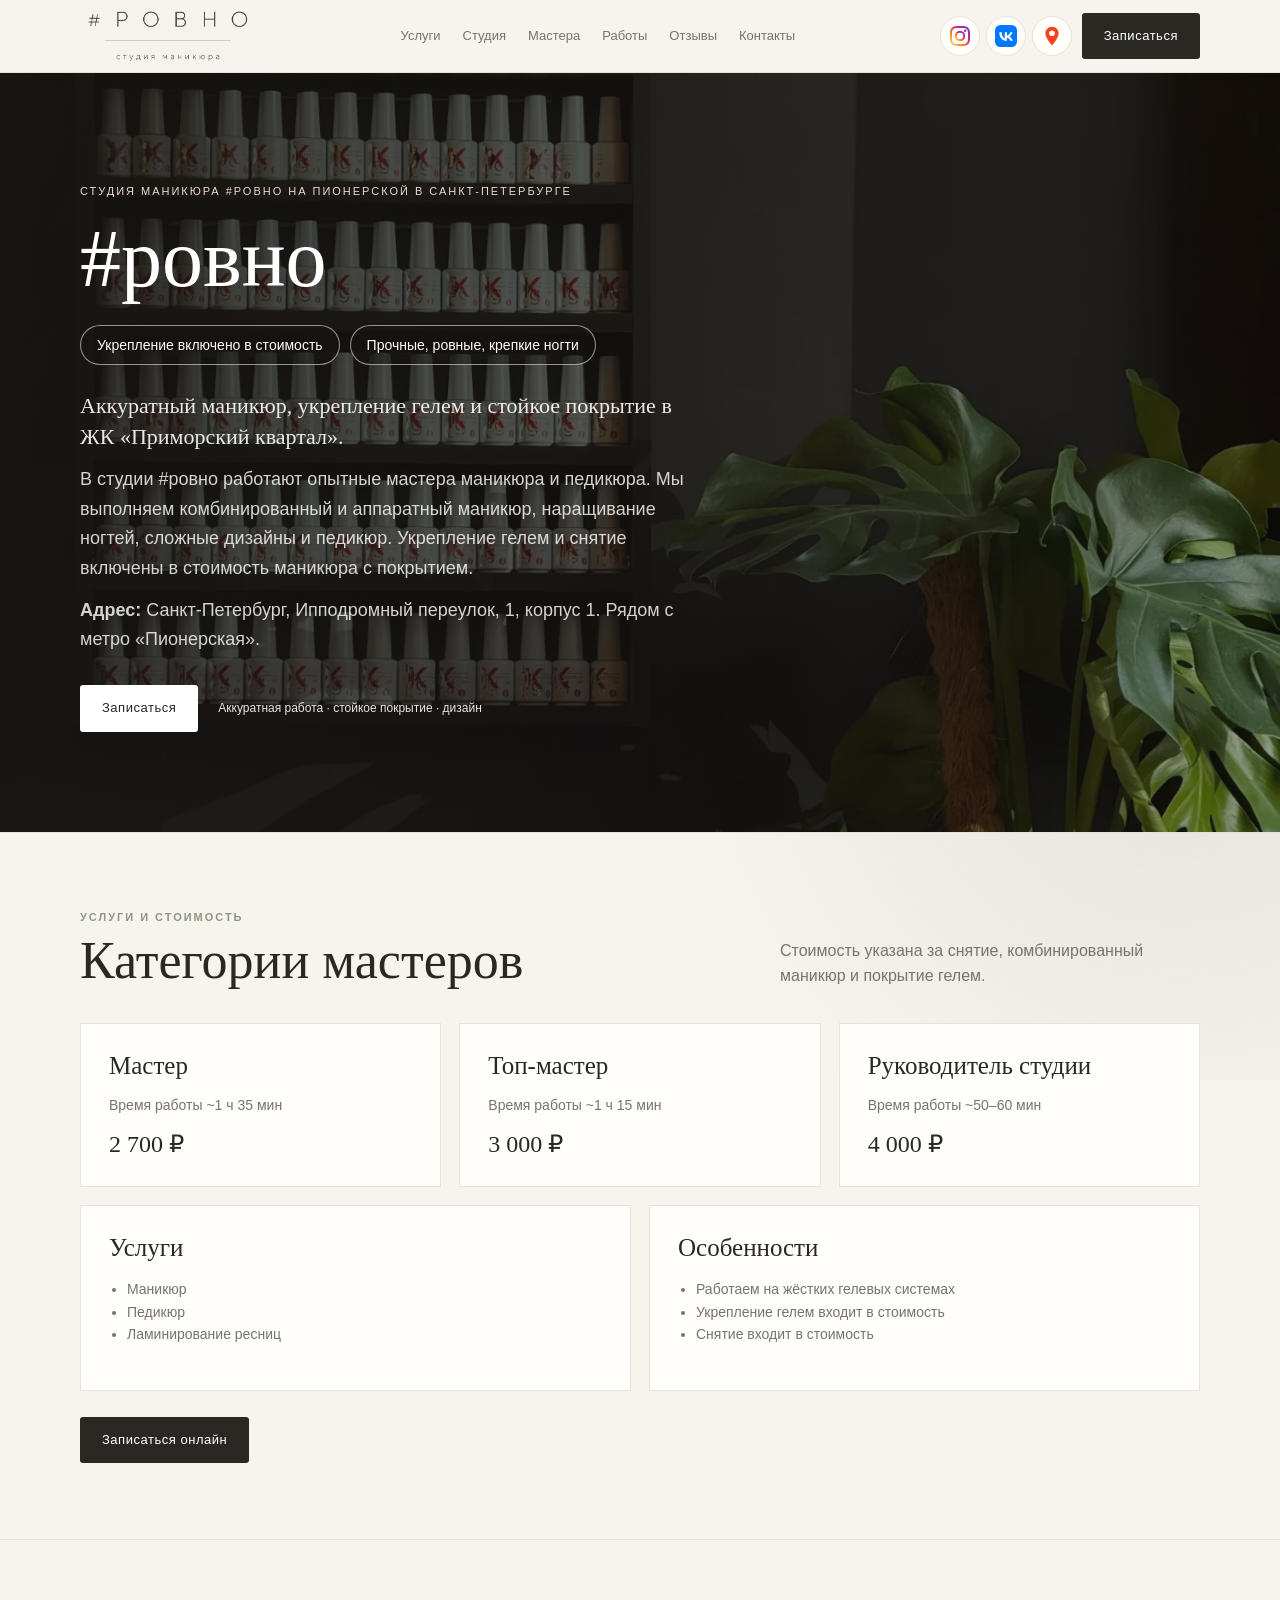
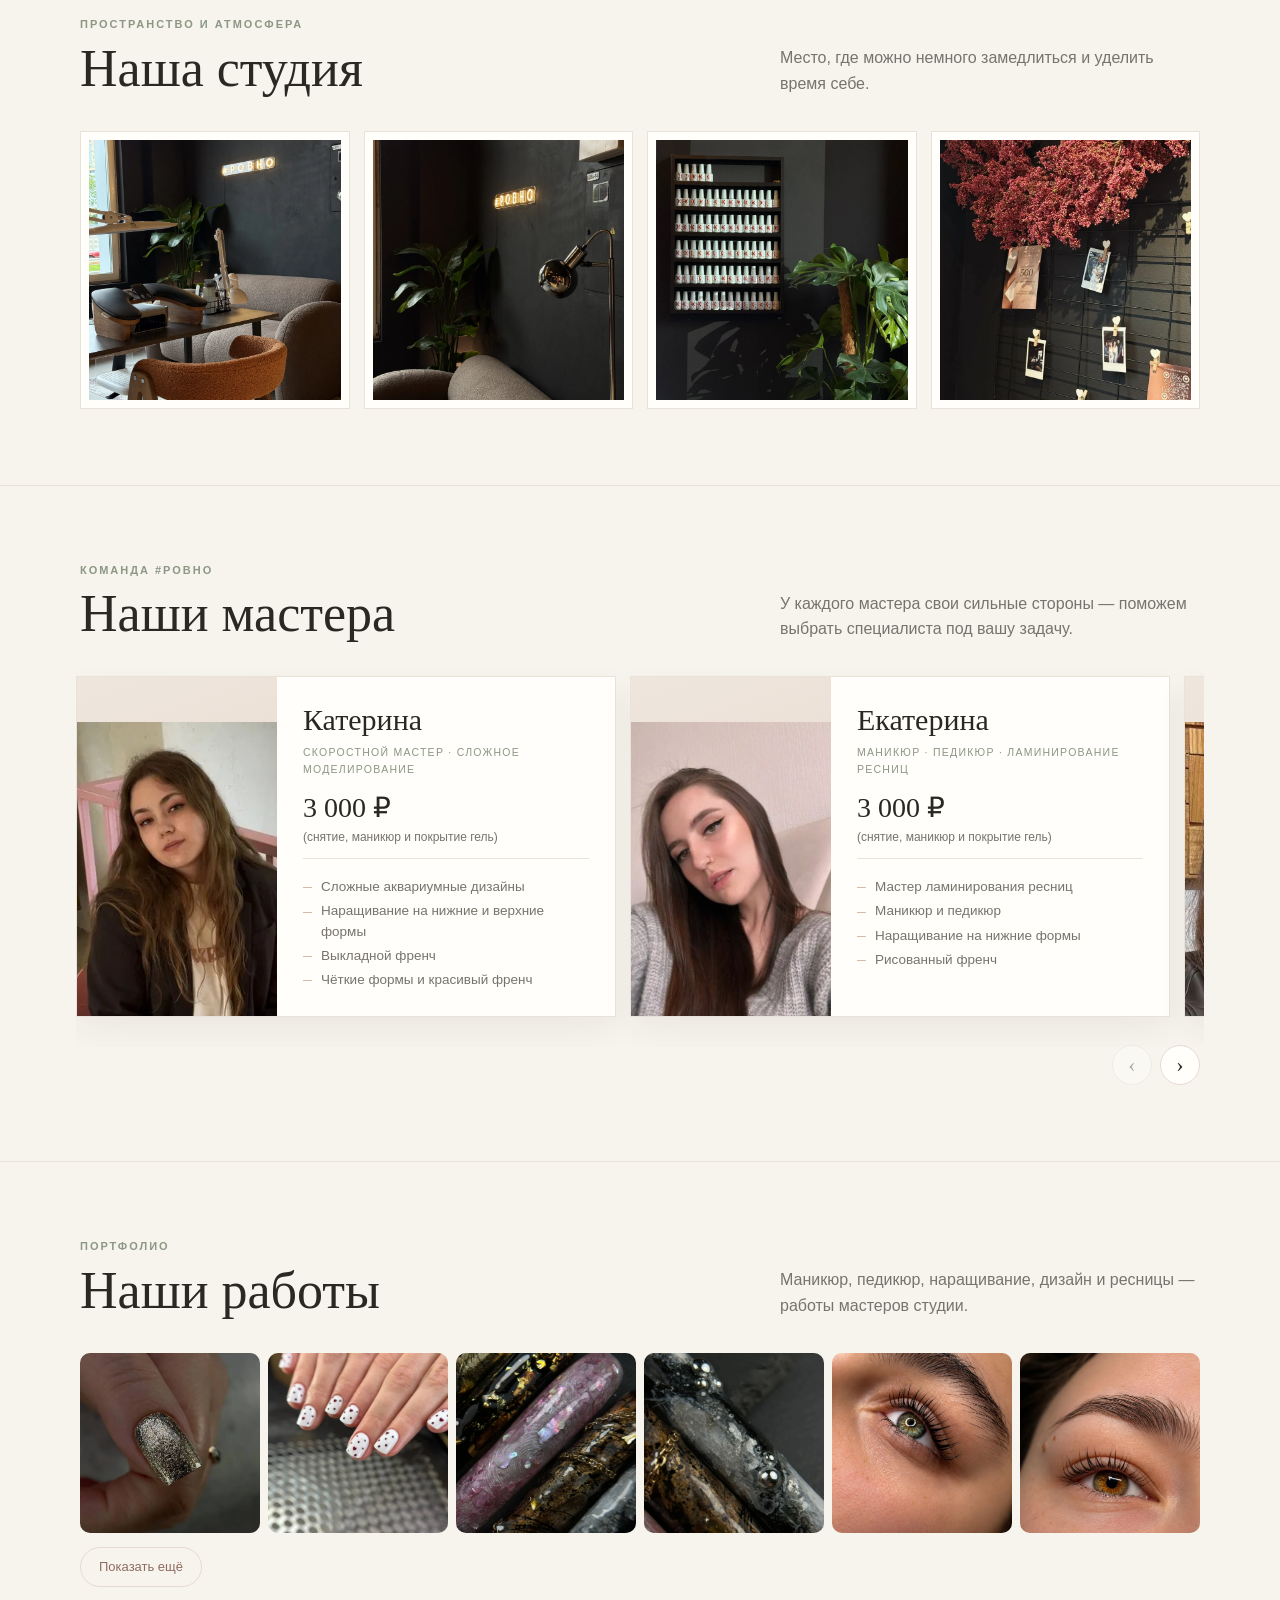
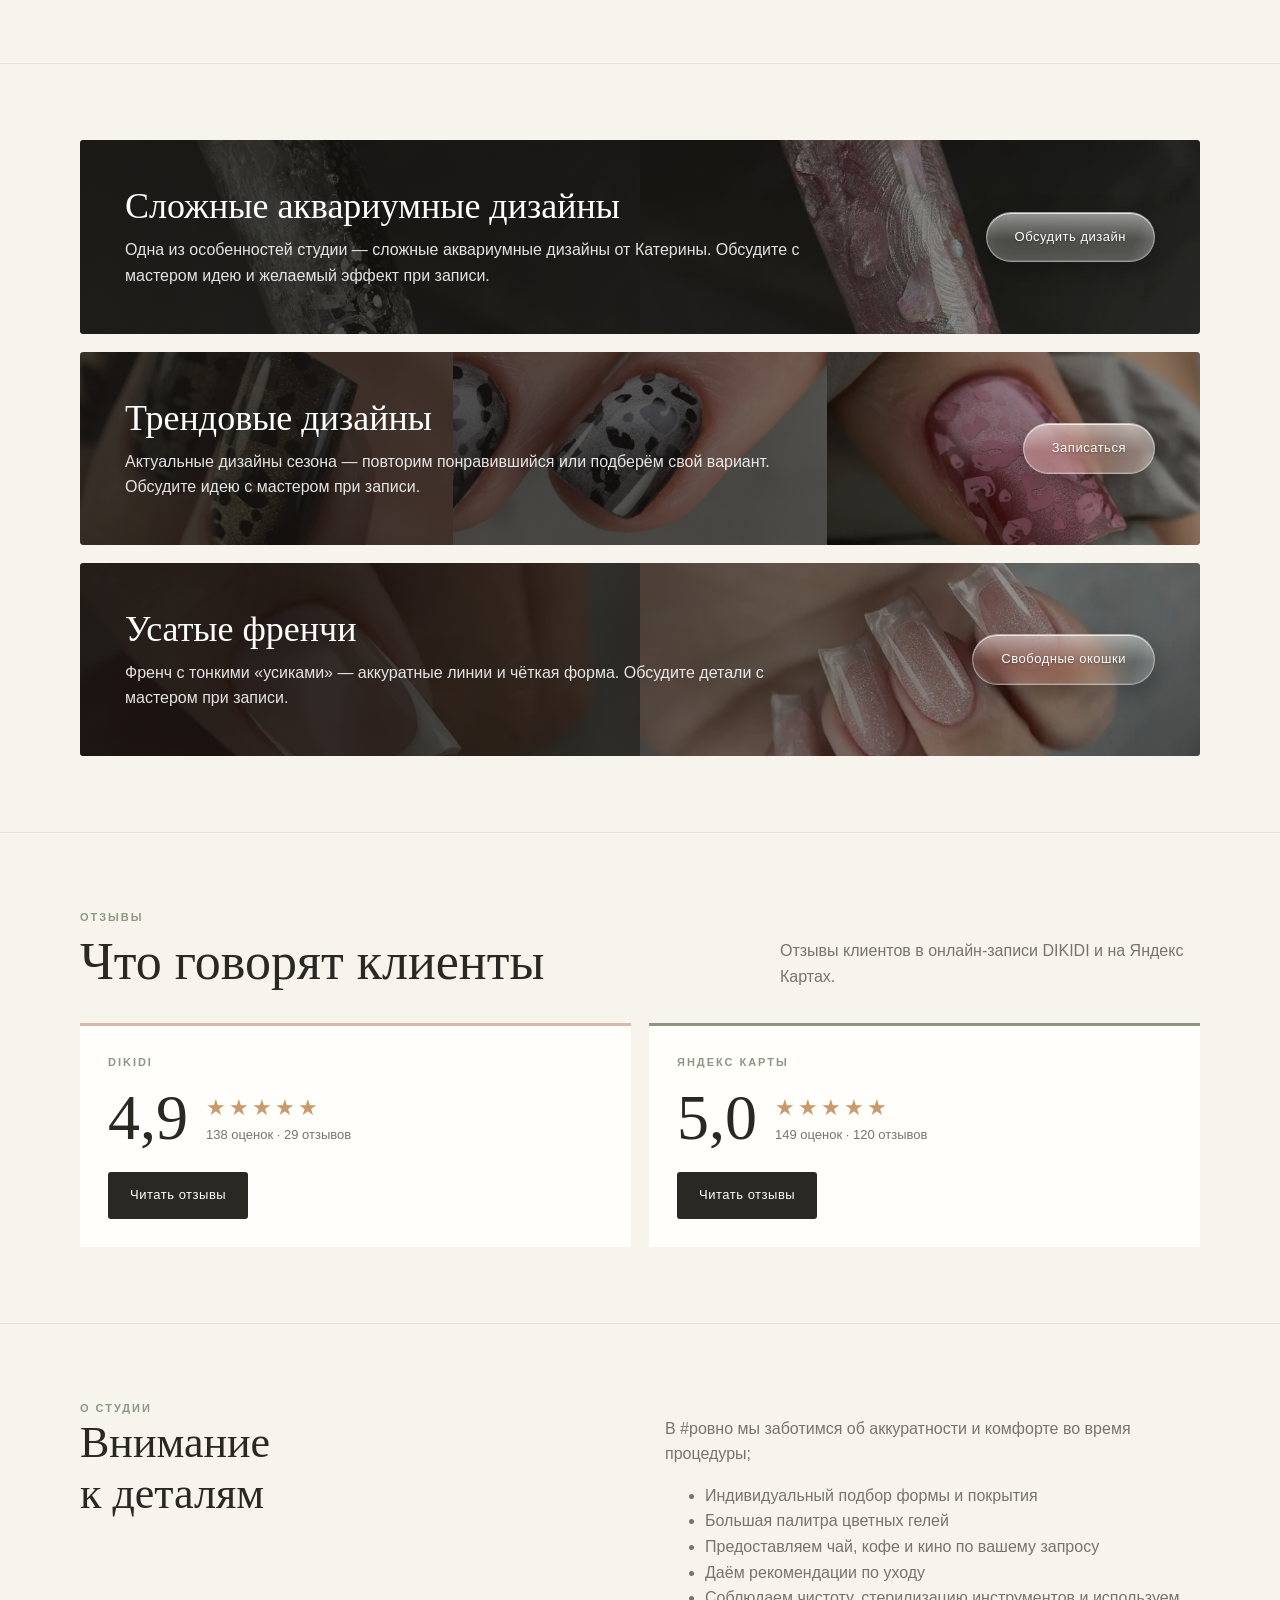
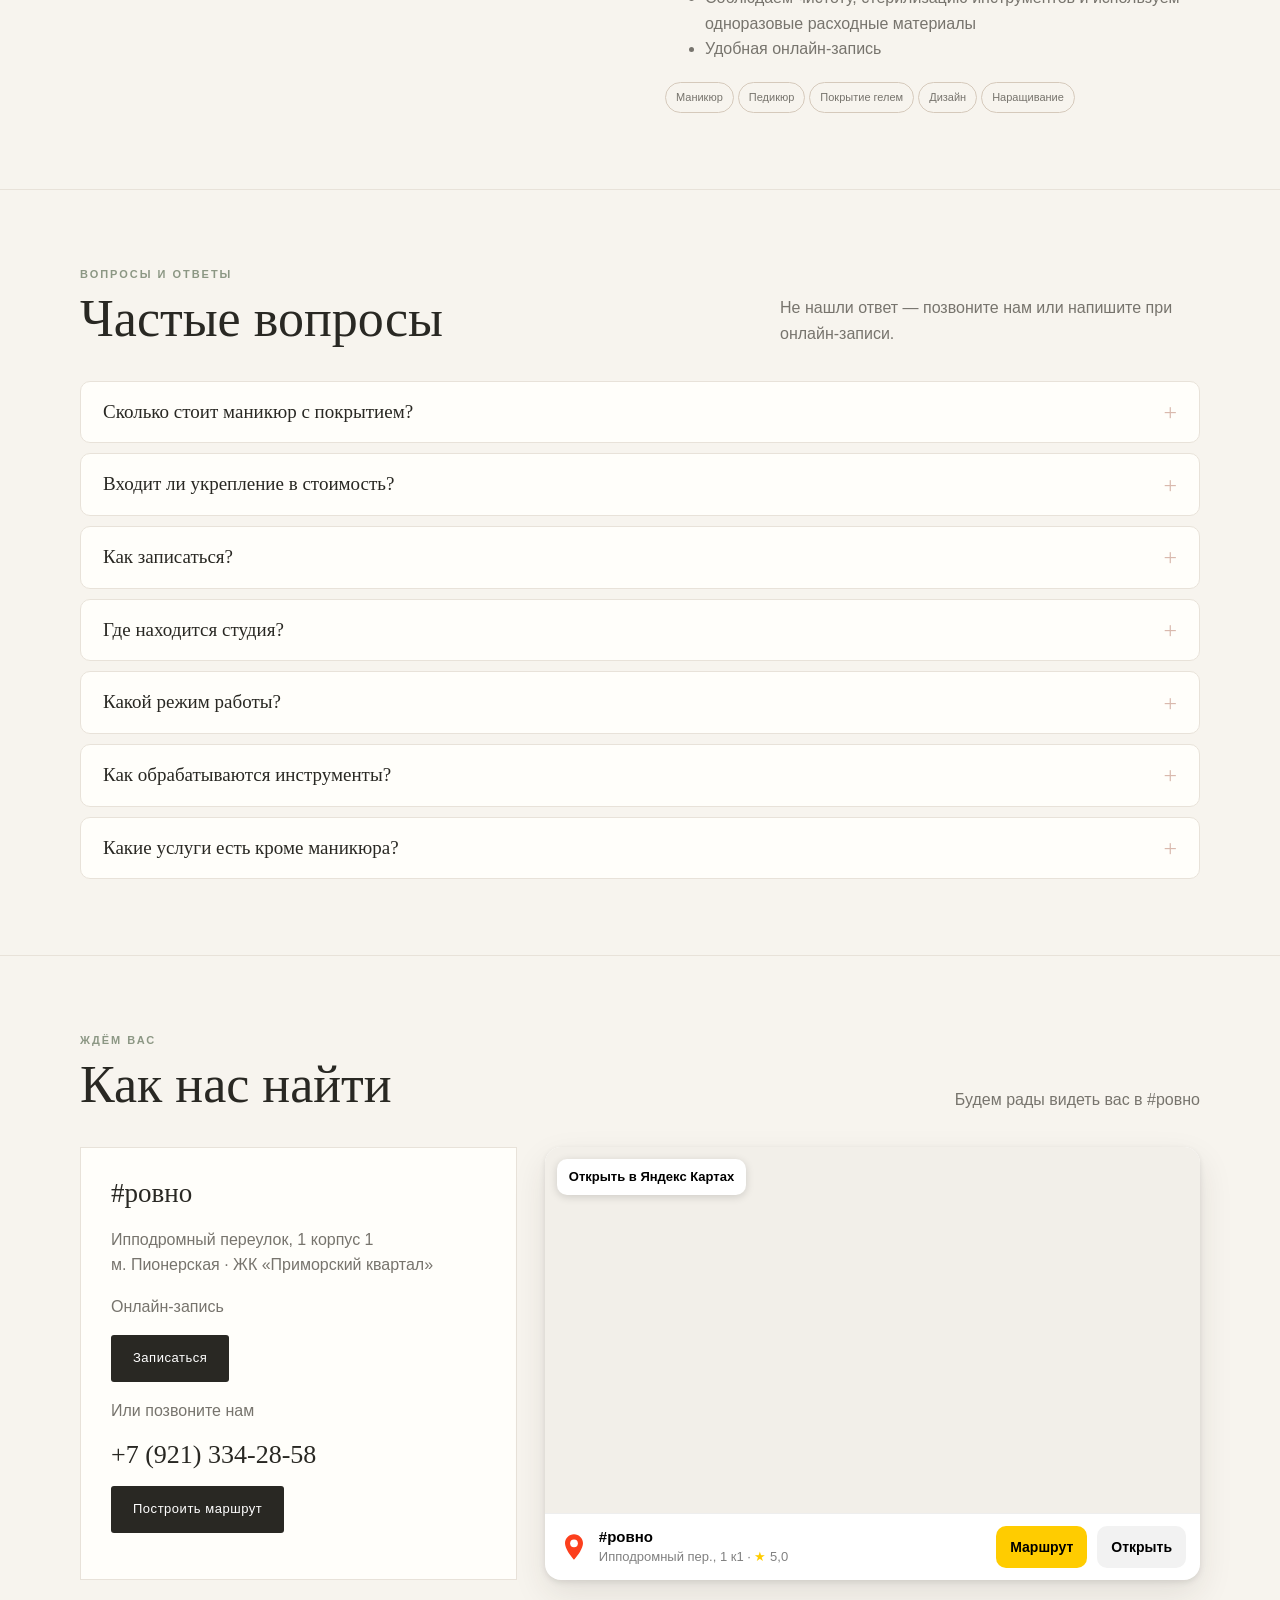
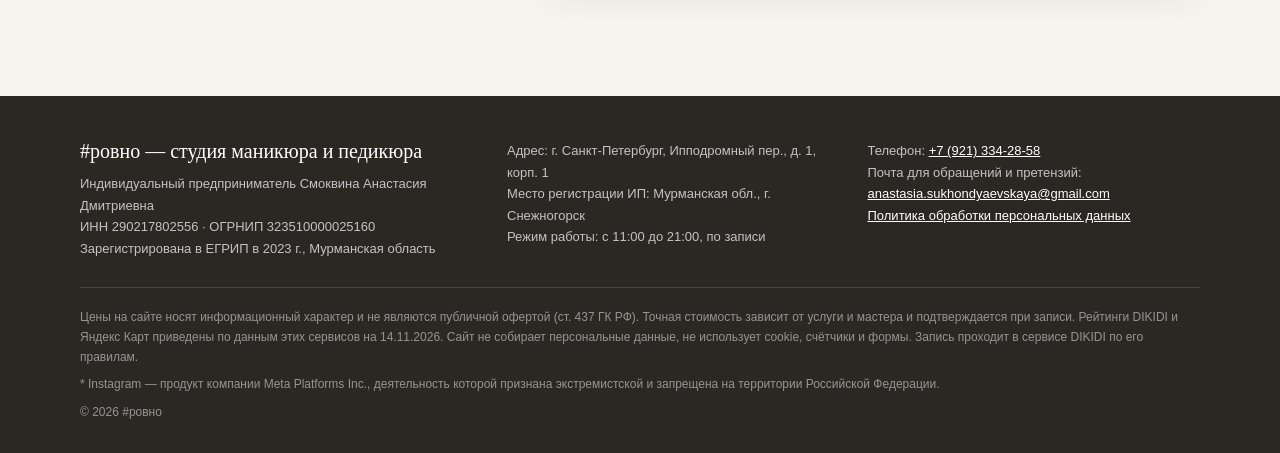
<file: index.html>
<!doctype html>
<html lang="ru">
  <head>
    <meta charset="utf-8">
    <meta name="viewport" content="width=device-width, initial-scale=1">
    <!-- Защита: браузер загружает скрипты, стили и картинки только с этого сайта; формы, фреймы и плагины запрещены -->
    <meta http-equiv="Content-Security-Policy" content="default-src 'none'; script-src 'self'; style-src 'self'; img-src 'self'; font-src 'self'; connect-src 'none'; frame-src 'none'; object-src 'none'; base-uri 'none'; form-action 'none'">
    <meta name="referrer" content="strict-origin-when-cross-origin">
    <meta name="description" content="Студия маникюра и педикюра #ровно на Пионерской в Санкт-Петербурге, ЖК «Приморский квартал». Маникюр с покрытием гелем от 2 700 ₽, укрепление и снятие включены. Наращивание, дизайн, педикюр. Онлайн-запись.">
    <title>Маникюр и педикюр на Пионерской, СПб — студия #ровно</title>
    <link rel="canonical" href="https://komelkonstantin.github.io/rovno-site/">
    <meta property="og:type" content="website">
    <meta property="og:locale" content="ru_RU">
    <meta property="og:site_name" content="#ровно">
    <meta property="og:title" content="Маникюр и педикюр на Пионерской — студия #ровно">
    <meta property="og:description" content="Аккуратный маникюр, укрепление гелем и стойкое покрытие в ЖК «Приморский квартал». Онлайн-запись.">
    <meta property="og:url" content="https://komelkonstantin.github.io/rovno-site/">
    <meta property="og:image" content="https://komelkonstantin.github.io/rovno-site/img/hero-2.jpg">
    <!-- ПОДКЛЮЧИТЬ: подтверждение Яндекс Вебмастера и Google Search Console — вставить сюда их meta-теги -->
    <link rel="stylesheet" href="css/style.css?v=20261115-15">
    <script type="application/ld+json">
{
  "@context": "https://schema.org",
  "@type": "NailSalon",
  "name": "#ровно — студия маникюра и педикюра",
  "alternateName": "ровно",
  "url": "https://komelkonstantin.github.io/rovno-site/",
  "image": "https://komelkonstantin.github.io/rovno-site/img/hero-2.jpg",
  "logo": "https://komelkonstantin.github.io/rovno-site/img/logo.png",
  "telephone": "+7 921 334-28-58",
  "email": "anastasia.sukhondyaevskaya@gmail.com",
  "priceRange": "2700–4000 ₽",
  "currenciesAccepted": "RUB",
  "address": {
    "@type": "PostalAddress",
    "streetAddress": "Ипподромный пер., д. 1, корп. 1",
    "addressLocality": "Санкт-Петербург",
    "addressCountry": "RU"
  },
  "geo": {
    "@type": "GeoCoordinates",
    "latitude": 60.000711,
    "longitude": 30.309341
  },
  "hasMap": "https://yandex.ru/maps/org/rovno/37759536198/",
  "sameAs": [
    "https://vk.ru/smokvina_nails",
    "https://yandex.ru/maps/org/rovno/37759536198/",
    "https://dikidi.net/812212"
  ],
  "potentialAction": {
    "@type": "ReserveAction",
    "target": "https://dikidi.net/812212"
  },
  "makesOffer": [
    {
      "@type": "Offer",
      "price": "2700",
      "priceCurrency": "RUB",
      "itemOffered": {
        "@type": "Service",
        "name": "Маникюр с покрытием гелем — мастер (снятие, комбинированный маникюр, покрытие)"
      }
    },
    {
      "@type": "Offer",
      "price": "3000",
      "priceCurrency": "RUB",
      "itemOffered": {
        "@type": "Service",
        "name": "Маникюр с покрытием гелем — топ-мастер (снятие, комбинированный маникюр, покрытие)"
      }
    },
    {
      "@type": "Offer",
      "price": "4000",
      "priceCurrency": "RUB",
      "itemOffered": {
        "@type": "Service",
        "name": "Маникюр с покрытием гелем — руководитель студии (снятие, комбинированный маникюр, покрытие)"
      }
    }
  ]
}
    </script>
    <script type="application/ld+json">
{
  "@context": "https://schema.org",
  "@type": "FAQPage",
  "mainEntity": [
    {
      "@type": "Question",
      "name": "Сколько стоит маникюр с покрытием?",
      "acceptedAnswer": {
        "@type": "Answer",
        "text": "От 2 700 ₽ у мастера, 3 000 ₽ у топ-мастера и 4 000 ₽ у руководителя студии. В стоимость входят снятие, комбинированный маникюр и покрытие гелем."
      }
    },
    {
      "@type": "Question",
      "name": "Входит ли укрепление в стоимость?",
      "acceptedAnswer": {
        "@type": "Answer",
        "text": "Да. Укрепление гелем и снятие предыдущего покрытия включены в стоимость маникюра с покрытием."
      }
    },
    {
      "@type": "Question",
      "name": "Как записаться?",
      "acceptedAnswer": {
        "@type": "Answer",
        "text": "Онлайн через DIKIDI в любое время или по телефону +7 (921) 334-28-58."
      }
    },
    {
      "@type": "Question",
      "name": "Где находится студия?",
      "acceptedAnswer": {
        "@type": "Answer",
        "text": "Санкт-Петербург, Ипподромный переулок, 1 корпус 1, ЖК «Приморский квартал», рядом с метро «Пионерская»."
      }
    },
    {
      "@type": "Question",
      "name": "Какой режим работы?",
      "acceptedAnswer": {
        "@type": "Answer",
        "text": "С 11:00 до 21:00, по предварительной записи."
      }
    },
    {
      "@type": "Question",
      "name": "Как обрабатываются инструменты?",
      "acceptedAnswer": {
        "@type": "Answer",
        "text": "Инструменты проходят стерилизацию, расходные материалы одноразовые."
      }
    },
    {
      "@type": "Question",
      "name": "Какие услуги есть кроме маникюра?",
      "acceptedAnswer": {
        "@type": "Answer",
        "text": "Педикюр (в том числе смарт-педикюр), аппаратный и комбинированный маникюр, наращивание на верхние и нижние формы, сложные дизайны — аквариумные, трендовые, усатые френчи, ламинирование ресниц."
      }
    }
  ]
}
    </script>
  </head>
  <body>
    <header class="top">
      <div class="wrap nav">
        <a class="brand" href="#home" aria-label="#ровно — на главную"><span class="brand-logo"><img src="img/logo.png" alt="#ровно — студия маникюра"></span></a>
        <nav class="links"><a href="#services">Услуги</a><a href="#studio">Студия</a><a href="#masters">Мастера</a><a href="#works">Работы</a><a href="#reviews">Отзывы</a><a href="#contacts">Контакты</a></nav>
        <div class="head-actions">
          <div class="head-social">
            <a class="head-soc" href="https://www.instagram.com/anastasiia.dmitrievnaa?utm_source=qr" target="_blank" rel="noopener noreferrer" aria-label="#ровно в Instagram*" title="Instagram*"><img src="img/icon-instagram.svg" alt=""></a>
            <a class="head-soc" href="https://vk.ru/smokvina_nails" target="_blank" rel="noopener noreferrer" aria-label="#ровно ВКонтакте"><img src="img/icon-vk.svg" alt=""></a>
            <a class="head-soc" href="https://yandex.ru/maps/-/CXqO7MmX" target="_blank" rel="noopener noreferrer" aria-label="#ровно на Яндекс Картах"><img src="img/icon-yandex-maps.svg" alt=""></a>
          </div>
          <a class="btn" href="https://dikidi.net/812212" target="_blank" rel="noopener noreferrer">Записаться</a>
        </div>
      </div>
    </header>
    <main>
      <div class="hero-bg" id="home">
        <div class="wrap hero">
          <div>
            <h2 class="eyebrow hero-eyebrow">Студия маникюра #ровно на Пионерской в Санкт-Петербурге</h2>
            <h1>#ровно</h1>
            <ul class="concept">
              <li>Укрепление включено в стоимость</li>
              <li>Прочные, ровные, крепкие ногти</li>
            </ul>
            <div class="hero-about" id="about">
              <p class="hero-lead">Аккуратный маникюр, укрепление гелем и стойкое покрытие в ЖК «Приморский квартал».</p>
              <p>В студии #ровно работают опытные мастера маникюра и педикюра. Мы выполняем комбинированный и аппаратный маникюр, наращивание ногтей, сложные дизайны и педикюр. Укрепление гелем и снятие включены в стоимость маникюра с покрытием.</p>
              <p><b>Адрес:</b> Санкт-Петербург, Ипподромный переулок, 1, корпус 1. Рядом с метро «Пионерская».</p>
            </div>
            <div class="hero-note"><a class="btn" href="https://dikidi.net/812212" target="_blank" rel="noopener noreferrer">Записаться</a><span class="mini">Аккуратная работа · стойкое покрытие · дизайн</span></div>
          </div>
        </div>
      </div>
      <section id="services">
        <div class="wrap">
          <div class="section-head">
            <div>
              <div class="eyebrow">Услуги и стоимость</div>
              <h2>Категории мастеров</h2>
            </div>
            <p>Стоимость указана за снятие, комбинированный маникюр и покрытие гелем.</p>
          </div>
          <div class="cards">
            <article class="card">
              <h3>Мастер</h3>
              <p>Время работы ~1 ч 35 мин</p>
              <div class="price">2 700 <i class="rub">₽</i></div>
            </article>
            <article class="card">
              <h3>Топ-мастер</h3>
              <p>Время работы ~1 ч 15 мин</p>
              <div class="price">3 000 <i class="rub">₽</i></div>
            </article>
            <article class="card">
              <h3>Руководитель студии</h3>
              <p>Время работы ~50–60 мин</p>
              <div class="price">4 000 <i class="rub">₽</i></div>
            </article>
          </div>
          <div class="offer">
            <div class="card">
              <h3>Услуги</h3>
              <ul>
                <li>Маникюр</li>
                <li>Педикюр</li>
                <li>Ламинирование ресниц</li>
              </ul>
            </div>
            <div class="card">
              <h3>Особенности</h3>
              <ul>
                <li>Работаем на жёстких гелевых системах</li>
                <li>Укрепление гелем входит в стоимость</li>
                <li>Снятие входит в стоимость</li>
              </ul>
            </div>
          </div>
          <div class="service-cta"><a class="btn" href="https://dikidi.net/812212" target="_blank" rel="noopener noreferrer">Записаться онлайн</a></div>
        </div>
      </section>
      <section id="studio">
        <div class="wrap">
          <div class="section-head">
            <div>
              <div class="eyebrow">Пространство и атмосфера</div>
              <h2>Наша студия</h2>
            </div>
            <p>Место, где можно немного замедлиться и уделить время себе.</p>
          </div>
          <div class="gallery">
            <button type="button" class="photo"><picture><source srcset="img/studio-01.webp" type="image/webp"><img src="img/studio-01.jpg" alt="Рабочее место в студии Ровно" loading="lazy"></picture></button>
            <button type="button" class="photo"><picture><source srcset="img/studio-02.webp" type="image/webp"><img src="img/studio-02.jpg" alt="Зона отдыха и неоновая вывеска Ровно" loading="lazy"></picture></button>
            <button type="button" class="photo"><picture><source srcset="img/studio-03.webp" type="image/webp"><img src="img/studio-03.jpg" alt="Палитра материалов и интерьерные растения" loading="lazy"></picture></button>
            <button type="button" class="photo"><picture><source srcset="img/studio-04.webp" type="image/webp"><img src="img/studio-04.jpg" alt="Детали оформления студии Ровно" loading="lazy"></picture></button>
          </div>
        </div>
      </section>
      <section id="masters">
        <div class="wrap">
          <div class="section-head">
            <div>
              <div class="eyebrow">Команда #ровно</div>
              <h2>Наши мастера</h2>
            </div>
            <p>У каждого мастера свои сильные стороны — поможем выбрать специалиста под вашу задачу.</p>
          </div>
          <div class="masters">
            <article class="master">
              <div class="master-head">
                <div class="master-photo"><picture><source srcset="img/master-katerina.webp" type="image/webp"><img src="img/master-katerina.jpg" alt="Катерина"></picture></div>
                <div>
                  <h3>Катерина</h3>
                  <div class="role">Скоростной мастер · сложное моделирование</div>
                  <div class="master-price">3 000 <i class="rub">₽</i> <span>(снятие, маникюр и покрытие гель)</span></div>
                </div>
              </div>
              <ul>
                <li>Сложные аквариумные дизайны</li>
                <li>Наращивание на нижние и верхние формы</li>
                <li>Выкладной френч</li>
                <li>Чёткие формы и красивый френч</li>
              </ul>
            </article>
            <article class="master">
              <div class="master-head">
                <div class="master-photo"><picture><source srcset="img/master-ekaterina.webp" type="image/webp"><img src="img/master-ekaterina.jpg" alt="Екатерина"></picture></div>
                <div>
                  <h3>Екатерина</h3>
                  <div class="role">Маникюр · педикюр · ламинирование ресниц</div>
                  <div class="master-price">3 000 <i class="rub">₽</i> <span>(снятие, маникюр и покрытие гель)</span></div>
                </div>
              </div>
              <ul>
                <li>Мастер ламинирования ресниц</li>
                <li>Маникюр и педикюр</li>
                <li>Наращивание на нижние формы</li>
                <li>Рисованный френч</li>
              </ul>
            </article>
            <article class="master">
              <div class="master-head">
                <div class="master-photo"><picture><source srcset="img/master-valeriya.webp" type="image/webp"><img src="img/master-valeriya.jpg" alt="Валерия"></picture></div>
                <div>
                  <h3>Валерия</h3>
                  <div class="role">Наращивание · дизайн · педикюр</div>
                  <div class="master-price">2 700 <i class="rub">₽</i> <span>(снятие, маникюр и покрытие гель)</span></div>
                </div>
              </div>
              <ul>
                <li>Наращивание на верхние формы</li>
                <li>Разнообразные дизайны</li>
                <li>Педикюр</li>
                <li>Комбинированный маникюр с покрытием гелем</li>
              </ul>
            </article>
            <!-- ДОБАВИТЬ ФОТО МАСТЕРА: в .master-photo заменить букву на <picture><source srcset="img/master-ИМЯ.webp" type="image/webp"><img src="img/master-ИМЯ.jpg" alt="ИМЯ"></picture> -->
            <!-- ДОБАВИТЬ ДАННЫЕ: шаблон карточки мастера. Скопировать <article> внутрь .masters, заполнить поля. -->
            <template id="master-template">
              <article class="master">
                <div class="master-head">
                  <div class="master-photo">И</div>
                  <div>
                    <h3>ИМЯ</h3>
                    <div class="role">РОЛЬ</div>
                    <div class="master-price">ЦЕНА <i class="rub">₽</i> <span>(снятие, маникюр и покрытие гель)</span></div>
                  </div>
                </div>
                <ul>
                  <li>УСЛУГА</li>
                </ul>
              </article>
            </template>
            <article class="master">
              <div class="master-head">
                <div class="master-photo"><picture><source srcset="img/master-viktoriya.webp" type="image/webp"><img src="img/master-viktoriya.jpg" alt="Виктория"></picture></div>
                <div>
                  <h3>Виктория</h3>
                  <div class="role">Маникюр · педикюр</div>
                  <div class="master-price">2 700 <i class="rub">₽</i> <span>(снятие, маникюр и покрытие гель)</span></div>
                </div>
              </div>
              <ul>
                <li>Смарт-педикюр</li>
                <li>Комбинированный / аппаратный маникюр с покрытием гелем</li>
              </ul>
            </article>
          </div>
          <div class="masters-nav">
            <button type="button" class="masters-prev" aria-label="Предыдущие мастера">‹</button>
            <button type="button" class="masters-next" aria-label="Следующие мастера">›</button>
          </div>
        </div>
      </section>
      <section id="works">
        <div class="wrap">
          <div class="section-head">
            <div>
              <div class="eyebrow">Портфолио</div>
              <h2>Наши работы</h2>
            </div>
            <p>Маникюр, педикюр, наращивание, дизайн и ресницы — работы мастеров студии.</p>
          </div>
          <div class="works is-collapsed" id="works-grid">
            <button type="button"><picture><source srcset="img/work-54.webp" type="image/webp"><img src="img/work-54.jpg" alt="Золотой глиттер на квадратной форме" loading="lazy"></picture></button>
            <button type="button"><picture><source srcset="img/work-55.webp" type="image/webp"><img src="img/work-55.jpg" alt="Молочное покрытие с точками и сердечками" loading="lazy"></picture></button>
            <button type="button"><picture><source srcset="img/work-01.webp" type="image/webp"><img src="img/work-01.jpg" alt="Длинные наращённые ногти с аквариумным дизайном: поталь, перламутр, цепочки" loading="lazy"></picture></button>
            <button type="button"><picture><source srcset="img/work-02.webp" type="image/webp"><img src="img/work-02.jpg" alt="Аквариумный дизайн крупным планом: металлические бусины и золотая поталь" loading="lazy"></picture></button>
            <button type="button"><picture><source srcset="img/work-03.webp" type="image/webp"><img src="img/work-03.jpg" alt="Ламинирование ресниц и оформление бровей, зелёные глаза" loading="lazy"></picture></button>
            <button type="button"><picture><source srcset="img/work-04.webp" type="image/webp"><img src="img/work-04.jpg" alt="Ламинирование ресниц и бровей, вид сбоку" loading="lazy"></picture></button>
            <button type="button"><picture><source srcset="img/work-05.webp" type="image/webp"><img src="img/work-05.jpg" alt="Квадратная форма, омбре из персикового в голубой" loading="lazy"></picture></button>
            <button type="button"><picture><source srcset="img/work-06.webp" type="image/webp"><img src="img/work-06.jpg" alt="До и после: тёмное покрытие и молочный оттенок, квадратная форма" loading="lazy"></picture></button>
            <button type="button"><picture><source srcset="img/work-07.webp" type="image/webp"><img src="img/work-07.jpg" alt="Молочный и бордовый глянец на квадратной форме" loading="lazy"></picture></button>
            <button type="button"><picture><source srcset="img/work-08.webp" type="image/webp"><img src="img/work-08.jpg" alt="Кошачий глаз: графитовый и розово-бежевый оттенки" loading="lazy"></picture></button>
            <button type="button"><picture><source srcset="img/work-09.webp" type="image/webp"><img src="img/work-09.jpg" alt="До и после: укрепление и покрытие оливковым гелем" loading="lazy"></picture></button>
            <button type="button"><picture><source srcset="img/work-10.webp" type="image/webp"><img src="img/work-10.jpg" alt="Ламинирование ресниц крупным планом" loading="lazy"></picture></button>
            <button type="button"><picture><source srcset="img/work-11.webp" type="image/webp"><img src="img/work-11.jpg" alt="Миндальная форма, шоколадный глянец" loading="lazy"></picture></button>
            <button type="button"><picture><source srcset="img/work-12.webp" type="image/webp"><img src="img/work-12.jpg" alt="Миндальная форма, бежевый кошачий глаз" loading="lazy"></picture></button>
            <button type="button"><picture><source srcset="img/work-13.webp" type="image/webp"><img src="img/work-13.jpg" alt="Педикюр, молочное покрытие" loading="lazy"></picture></button>
            <button type="button"><picture><source srcset="img/work-14.webp" type="image/webp"><img src="img/work-14.jpg" alt="Миндальная форма, нюд с графическим рисунком" loading="lazy"></picture></button>
            <button type="button"><picture><source srcset="img/work-15.webp" type="image/webp"><img src="img/work-15.jpg" alt="Белое покрытие с графическим рисунком" loading="lazy"></picture></button>
            <button type="button"><picture><source srcset="img/work-16.webp" type="image/webp"><img src="img/work-16.jpg" alt="Рисованный дизайн с портретом и сердечками" loading="lazy"></picture></button>
            <button type="button"><picture><source srcset="img/work-17.webp" type="image/webp"><img src="img/work-17.jpg" alt="Короткий нюдовый маникюр с френчем" loading="lazy"></picture></button>
            <button type="button"><picture><source srcset="img/work-18.webp" type="image/webp"><img src="img/work-18.jpg" alt="Маникюр с рисованным дизайном" loading="lazy"></picture></button>
            <button type="button"><picture><source srcset="img/work-19.webp" type="image/webp"><img src="img/work-19.jpg" alt="Педикюр с серебристым глиттером" loading="lazy"></picture></button>
            <button type="button"><picture><source srcset="img/work-20.webp" type="image/webp"><img src="img/work-20.jpg" alt="Педикюр, серебристый глиттер крупным планом" loading="lazy"></picture></button>
            <button type="button"><picture><source srcset="img/work-21.webp" type="image/webp"><img src="img/work-21.jpg" alt="Педикюр, чёрное покрытие с блёстками" loading="lazy"></picture></button>
            <button type="button"><picture><source srcset="img/work-22.webp" type="image/webp"><img src="img/work-22.jpg" alt="Педикюр, нюдовое покрытие" loading="lazy"></picture></button>
            <button type="button"><picture><source srcset="img/work-23.webp" type="image/webp"><img src="img/work-23.jpg" alt="Педикюр, бордовое покрытие" loading="lazy"></picture></button>
            <button type="button"><picture><source srcset="img/work-24.webp" type="image/webp"><img src="img/work-24.jpg" alt="Педикюр, белое покрытие" loading="lazy"></picture></button>
            <button type="button"><picture><source srcset="img/work-25.webp" type="image/webp"><img src="img/work-25.jpg" alt="Педикюр, тёмно-красный глянец" loading="lazy"></picture></button>
            <button type="button"><picture><source srcset="img/work-26.webp" type="image/webp"><img src="img/work-26.jpg" alt="Педикюр, ярко-красное покрытие" loading="lazy"></picture></button>
            <button type="button"><picture><source srcset="img/work-27.webp" type="image/webp"><img src="img/work-27.jpg" alt="Квадратная форма, мятный перламутр" loading="lazy"></picture></button>
            <button type="button"><picture><source srcset="img/work-28.webp" type="image/webp"><img src="img/work-28.jpg" alt="Нюдовый френч на квадратной форме" loading="lazy"></picture></button>
            <button type="button"><picture><source srcset="img/work-29.webp" type="image/webp"><img src="img/work-29.jpg" alt="Розовый маникюр с белым френчем" loading="lazy"></picture></button>
            <button type="button"><picture><source srcset="img/work-30.webp" type="image/webp"><img src="img/work-30.jpg" alt="Молочный френч на длинной квадратной форме" loading="lazy"></picture></button>
            <button type="button"><picture><source srcset="img/work-31.webp" type="image/webp"><img src="img/work-31.jpg" alt="Чёрный глянец, квадратная форма" loading="lazy"></picture></button>
            <button type="button"><picture><source srcset="img/work-32.webp" type="image/webp"><img src="img/work-32.jpg" alt="Сиреневый перламутр, квадратная форма" loading="lazy"></picture></button>
            <button type="button"><picture><source srcset="img/work-33.webp" type="image/webp"><img src="img/work-33.jpg" alt="Миндальная форма, нюд с акварельным дизайном" loading="lazy"></picture></button>
            <button type="button"><picture><source srcset="img/work-34.webp" type="image/webp"><img src="img/work-34.jpg" alt="Наращивание длинных острых ногтей" loading="lazy"></picture></button>
            <button type="button"><picture><source srcset="img/work-35.webp" type="image/webp"><img src="img/work-35.jpg" alt="Френч с розовой линией" loading="lazy"></picture></button>
            <button type="button"><picture><source srcset="img/work-36.webp" type="image/webp"><img src="img/work-36.jpg" alt="Серебристые полосы на нюдовой базе" loading="lazy"></picture></button>
            <button type="button"><picture><source srcset="img/work-37.webp" type="image/webp"><img src="img/work-37.jpg" alt="Длинный миндаль, перламутровая втирка" loading="lazy"></picture></button>
            <button type="button"><picture><source srcset="img/work-38.webp" type="image/webp"><img src="img/work-38.jpg" alt="До и после: укрепление и нюдовое покрытие" loading="lazy"></picture></button>
            <button type="button"><picture><source srcset="img/work-39.webp" type="image/webp"><img src="img/work-39.jpg" alt="До и после: розовое покрытие" loading="lazy"></picture></button>
            <button type="button"><picture><source srcset="img/work-40.webp" type="image/webp"><img src="img/work-40.jpg" alt="Длинный миндаль, полупрозрачный нюд" loading="lazy"></picture></button>
            <button type="button"><picture><source srcset="img/work-41.webp" type="image/webp"><img src="img/work-41.jpg" alt="Красно-белый дизайн с сердцем" loading="lazy"></picture></button>
            <button type="button"><picture><source srcset="img/work-42.webp" type="image/webp"><img src="img/work-42.jpg" alt="Длинные стилеты, нюдовое покрытие" loading="lazy"></picture></button>
            <button type="button"><picture><source srcset="img/work-43.webp" type="image/webp"><img src="img/work-43.jpg" alt="Розовый френч и чёрный глянец" loading="lazy"></picture></button>
            <button type="button"><picture><source srcset="img/work-44.webp" type="image/webp"><img src="img/work-44.jpg" alt="Розовое покрытие с сердечком" loading="lazy"></picture></button>
            <button type="button"><picture><source srcset="img/work-45.webp" type="image/webp"><img src="img/work-45.jpg" alt="Длинный миндаль, нюд с блеском" loading="lazy"></picture></button>
            <button type="button"><picture><source srcset="img/work-47.webp" type="image/webp"><img src="img/work-47.jpg" alt="Розовое омбре" loading="lazy"></picture></button>
            <button type="button"><picture><source srcset="img/work-49.webp" type="image/webp"><img src="img/work-49.jpg" alt="Хромированные ногти" loading="lazy"></picture></button>
            <button type="button"><picture><source srcset="img/work-50.webp" type="image/webp"><img src="img/work-50.jpg" alt="Нюд с точечным дизайном" loading="lazy"></picture></button>
            <button type="button"><picture><source srcset="img/work-53.webp" type="image/webp"><img src="img/work-53.jpg" alt="Нежный розовый маникюр, квадратная форма" loading="lazy"></picture></button>
          </div>
          <button type="button" class="service-more works-more" aria-expanded="false" aria-controls="works-grid">Показать ещё</button>
        </div>
      </section>
      <section class="designs">
        <div class="wrap designs-list">
          <article class="design">
            <div class="design-photos"><picture><source srcset="img/design-aquarium-1.webp" type="image/webp"><img src="img/design-aquarium-1.jpg" alt="Аквариумный дизайн ногтей"></picture><picture><source srcset="img/design-aquarium-2.webp" type="image/webp"><img src="img/design-aquarium-2.jpg" alt="Аквариумный дизайн ногтей"></picture></div>
            <div class="design-text">
              <h2>Сложные аквариумные дизайны</h2>
              <p>Одна из особенностей студии — сложные аквариумные дизайны от Катерины. Обсудите с мастером идею и желаемый эффект при записи.</p>
            </div>
            <a class="btn btn-light" href="https://dikidi.net/812212" target="_blank" rel="noopener noreferrer">Обсудить дизайн</a>
          </article>
          <article class="design">
            <div class="design-photos"><picture><source srcset="img/design-trend-1.webp" type="image/webp"><img src="img/design-trend-1.jpg" alt="Трендовый дизайн ногтей"></picture><picture><source srcset="img/design-trend-2.webp" type="image/webp"><img src="img/design-trend-2.jpg" alt="Трендовый дизайн ногтей"></picture><picture><source srcset="img/design-trend-3.webp" type="image/webp"><img src="img/design-trend-3.jpg" alt="Трендовый дизайн ногтей"></picture></div>
            <div class="design-text">
              <h2>Трендовые дизайны</h2>
              <p>Актуальные дизайны сезона — повторим понравившийся или подберём свой вариант. Обсудите идею с мастером при записи.</p>
            </div>
            <a class="btn btn-rose" href="https://dikidi.net/812212" target="_blank" rel="noopener noreferrer">Записаться</a>
          </article>
          <article class="design">
            <div class="design-photos"><picture><source srcset="img/design-french-1.webp" type="image/webp"><img src="img/design-french-1.jpg" alt="Усатый френч"></picture><picture><source srcset="img/design-french-2.webp" type="image/webp"><img src="img/design-french-2.jpg" alt="Усатый френч"></picture></div>
            <div class="design-text">
              <h2>Усатые френчи</h2>
              <p>Френч с тонкими «усиками» — аккуратные линии и чёткая форма. Обсудите детали с мастером при записи.</p>
            </div>
            <a class="btn btn-ghost" href="https://dikidi.net/812212" target="_blank" rel="noopener noreferrer">Свободные окошки</a>
          </article>
        </div>
      </section>
      <section id="reviews">
        <div class="wrap">
          <div class="section-head">
            <div>
              <div class="eyebrow">Отзывы</div>
              <h2>Что говорят клиенты</h2>
            </div>
            <p>Отзывы клиентов в онлайн-записи DIKIDI и на Яндекс Картах.</p>
          </div>
          <!-- Рейтинги взяты 14.11.2026 — при необходимости обновить цифры -->
          <div class="ratings">
            <div class="rating-card">
              <div class="rating-source">DIKIDI</div>
              <div class="rating">
                <div class="rating-score">4,9</div>
                <div>
                  <div class="rating-stars" aria-label="Оценка 4,9 из 5">★★★★★</div>
                  <div class="rating-count">138 оценок · 29 отзывов</div>
                </div>
              </div>
              <a class="btn" href="https://dikidi.net/812212?p=1.pi-pr&amp;o=8" target="_blank" rel="noopener noreferrer">Читать отзывы</a>
            </div>
            <div class="rating-card">
              <div class="rating-source">Яндекс Карты</div>
              <div class="rating">
                <div class="rating-score">5,0</div>
                <div>
                  <div class="rating-stars" aria-label="Оценка 5,0 из 5">★★★★★</div>
                  <div class="rating-count">149 оценок · 120 отзывов</div>
                </div>
              </div>
              <a class="btn" href="https://yandex.ru/maps/org/rovno/37759536198/reviews/" target="_blank" rel="noopener noreferrer">Читать отзывы</a>
            </div>
          </div>
        </div>
      </section>
      <section>
        <div class="wrap about">
          <div>
            <div class="eyebrow">О студии</div>
            <h2>Внимание<br>к деталям</h2>
          </div>
          <div>
            <p>В #ровно мы заботимся об аккуратности и комфорте во время процедуры;</p>
            <ul>
              <li>Индивидуальный подбор формы и покрытия</li>
              <li>Большая палитра цветных гелей</li>
              <li>Предоставляем чай, кофе и кино по вашему запросу</li>
              <li>Даём рекомендации по уходу</li>
              <li>Соблюдаем чистоту, стерилизацию инструментов и используем одноразовые расходные материалы</li>
              <li>Удобная онлайн-запись</li>
            </ul>
            <div><span class="tag">Маникюр</span><span class="tag">Педикюр</span><span class="tag">Покрытие гелем</span><span class="tag">Дизайн</span><span class="tag">Наращивание</span></div>
          </div>
        </div>
      </section>
      <section id="faq">
        <div class="wrap">
          <div class="section-head">
            <div>
              <div class="eyebrow">Вопросы и ответы</div>
              <h2>Частые вопросы</h2>
            </div>
            <p>Не нашли ответ — позвоните нам или напишите при онлайн-записи.</p>
          </div>
          <div class="faq">
            <details class="faq-item">
              <summary><h3>Сколько стоит маникюр с покрытием?</h3></summary>
              <p>От 2 700 ₽ у мастера, 3 000 ₽ у топ-мастера и 4 000 ₽ у руководителя студии. В стоимость входят снятие, комбинированный маникюр и покрытие гелем.</p>
            </details>
            <details class="faq-item">
              <summary><h3>Входит ли укрепление в стоимость?</h3></summary>
              <p>Да. Укрепление гелем и снятие предыдущего покрытия включены в стоимость маникюра с покрытием.</p>
            </details>
            <details class="faq-item">
              <summary><h3>Как записаться?</h3></summary>
              <p>Онлайн через DIKIDI в любое время или по телефону +7 (921) 334-28-58.</p>
            </details>
            <details class="faq-item">
              <summary><h3>Где находится студия?</h3></summary>
              <p>Санкт-Петербург, Ипподромный переулок, 1 корпус 1, ЖК «Приморский квартал», рядом с метро «Пионерская».</p>
            </details>
            <details class="faq-item">
              <summary><h3>Какой режим работы?</h3></summary>
              <p>С 11:00 до 21:00, по предварительной записи.</p>
            </details>
            <details class="faq-item">
              <summary><h3>Как обрабатываются инструменты?</h3></summary>
              <p>Инструменты проходят стерилизацию, расходные материалы одноразовые.</p>
            </details>
            <details class="faq-item">
              <summary><h3>Какие услуги есть кроме маникюра?</h3></summary>
              <p>Педикюр (в том числе смарт-педикюр), аппаратный и комбинированный маникюр, наращивание на верхние и нижние формы, сложные дизайны — аквариумные, трендовые, усатые френчи, ламинирование ресниц.</p>
            </details>
          </div>
        </div>
      </section>
      <section id="contacts">
        <div class="wrap">
          <div class="section-head">
            <div>
              <div class="eyebrow">Ждём вас</div>
              <h2>Как нас найти</h2>
            </div>
            <p>Будем рады видеть вас в #ровно</p>
          </div>
          <div class="contact">
            <div class="contact-box">
              <h3>#ровно</h3>
              <p>Ипподромный переулок, 1&nbsp;корпус&nbsp;1<br>м. Пионерская · ЖК «Приморский квартал»</p>
              <p>Онлайн-запись</p>
              <p><a class="btn" href="https://dikidi.net/812212" target="_blank" rel="noopener noreferrer">Записаться</a></p>
              <p>Или позвоните нам</p>
              <a class="phone" href="tel:+79213342858">+7 (921) 334-28-58</a>
              <p><a class="btn" href="https://yandex.ru/maps/?text=%D0%98%D0%BF%D0%BF%D0%BE%D0%B4%D1%80%D0%BE%D0%BC%D0%BD%D1%8B%D0%B9%20%D0%BF%D0%B5%D1%80%D0%B5%D1%83%D0%BB%D0%BE%D0%BA%2C%201%20%D0%BA%D0%BE%D1%80%D0%BF%D1%83%D1%81%201%2C%20%D0%A1%D0%B0%D0%BD%D0%BA%D1%82-%D0%9F%D0%B5%D1%82%D0%B5%D1%80%D0%B1%D1%83%D1%80%D0%B3" target="_blank" rel="noopener">Построить маршрут</a></p>
            </div>
            <div class="ymap">
              <a class="ymap-view" href="https://yandex.ru/maps/org/rovno/37759536198/" target="_blank" rel="noopener noreferrer" aria-label="Открыть студию #ровно на Яндекс Картах">
                <img src="img/map.png" alt="Карта: Ипподромный переулок, 1 корпус 1" loading="lazy">
                <span class="ymap-hint">Открыть в Яндекс Картах</span>
              </a>
              <div class="ymap-bar">
                <img class="ymap-pin" src="img/icon-yandex-maps.svg" alt="">
                <div class="ymap-info">
                  <b>#ровно</b>
                  <span>Ипподромный пер., 1 к1 · <span class="ymap-star">★</span> 5,0</span>
                </div>
                <a class="ymap-btn ymap-route" href="https://yandex.ru/maps/?rtext=~60.000711%2C30.309341&amp;rtt=auto" target="_blank" rel="noopener noreferrer">Маршрут</a>
                <a class="ymap-btn" href="https://yandex.ru/maps/org/rovno/37759536198/" target="_blank" rel="noopener noreferrer">Открыть</a>
              </div>
            </div>
          </div>
        </div>
      </section>
    </main>
    <!-- ПРАВОВАЯ ИНФОРМАЦИЯ (реквизиты ИП; домашний адрес регистрации ИП намеренно указан только до города) -->
    <footer class="legal">
      <div class="wrap legal-grid">
        <div>
          <div class="legal-title">#ровно — студия маникюра и педикюра</div>
          <p>Индивидуальный предприниматель Смоквина Анастасия Дмитриевна<br>
             ИНН 290217802556 · ОГРНИП 323510000025160<br>
             Зарегистрирована в ЕГРИП в 2023 г., Мурманская область</p>
        </div>
        <div>
          <p>Адрес: г. Санкт-Петербург, Ипподромный пер., д. 1, корп. 1<br>
             Место регистрации ИП: Мурманская обл., г. Снежногорск<br>
             Режим работы: с 11:00 до 21:00, по записи</p>
        </div>
        <div>
          <p>Телефон: <a href="tel:+79213342858">+7 (921) 334-28-58</a><br>
             Почта для обращений и претензий: <a href="mailto:anastasia.sukhondyaevskaya@gmail.com">anastasia.sukhondyaevskaya@gmail.com</a><br>
             <a href="privacy.html">Политика обработки персональных данных</a></p>
        </div>
      </div>
      <div class="wrap legal-note">
        <p>Цены на сайте носят информационный характер и не являются публичной офертой (ст. 437 ГК РФ). Точная стоимость зависит от услуги и мастера и подтверждается при записи.
           Рейтинги DIKIDI и Яндекс Карт приведены по данным этих сервисов на 14.11.2026.
           Сайт не собирает персональные данные, не использует cookie, счётчики и формы. Запись проходит в сервисе DIKIDI по его правилам.</p>
        <p>* Instagram — продукт компании Meta Platforms Inc., деятельность которой признана экстремистской и запрещена на территории Российской Федерации.</p>
        <p>© 2026 #ровно</p>
      </div>
    </footer>
    <div class="lb" id="lb" hidden role="dialog" aria-modal="true" aria-label="Просмотр фото">
      <img alt="">
      <button type="button" class="lb-close" aria-label="Закрыть">×</button>
      <button type="button" class="lb-prev" aria-label="Предыдущее фото">‹</button>
      <button type="button" class="lb-next" aria-label="Следующее фото">›</button>
    </div>
    <script src="js/main.js?v=20261115-15"></script>
  </body>
</html>
</file>
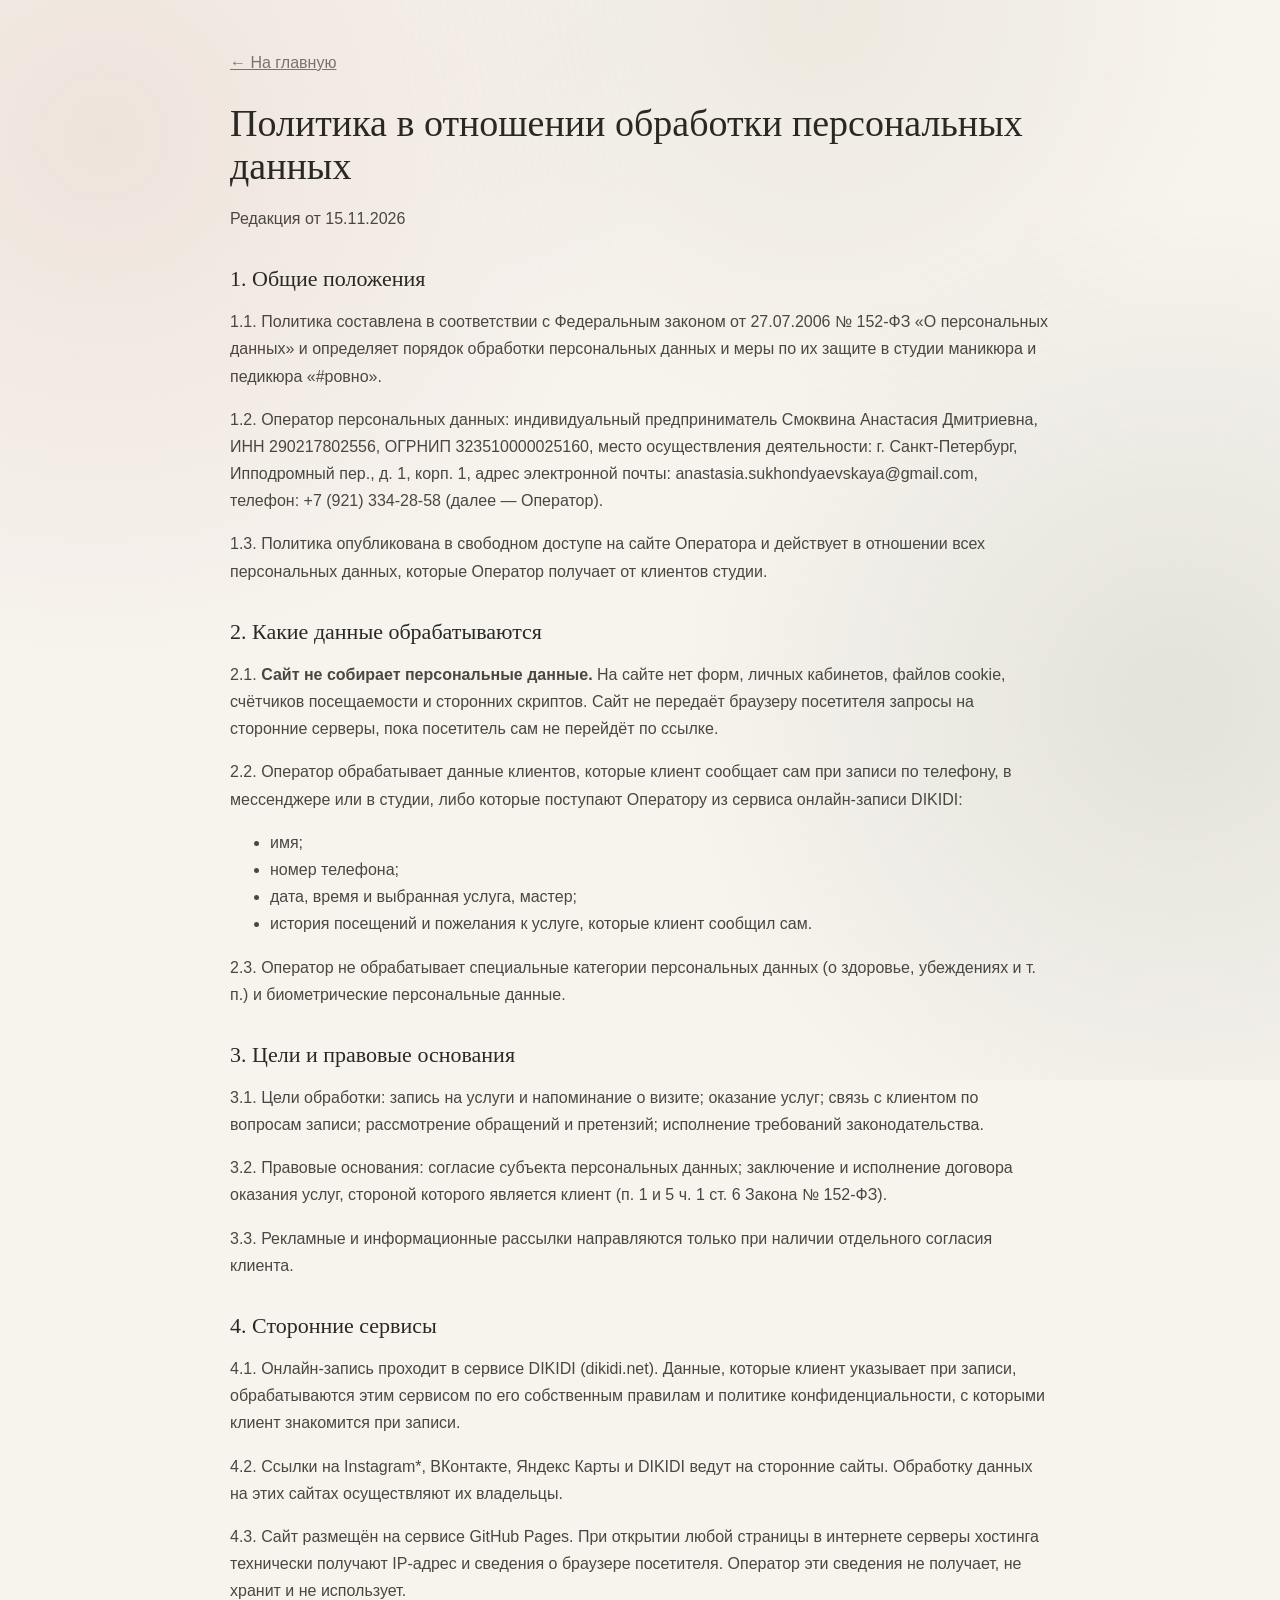
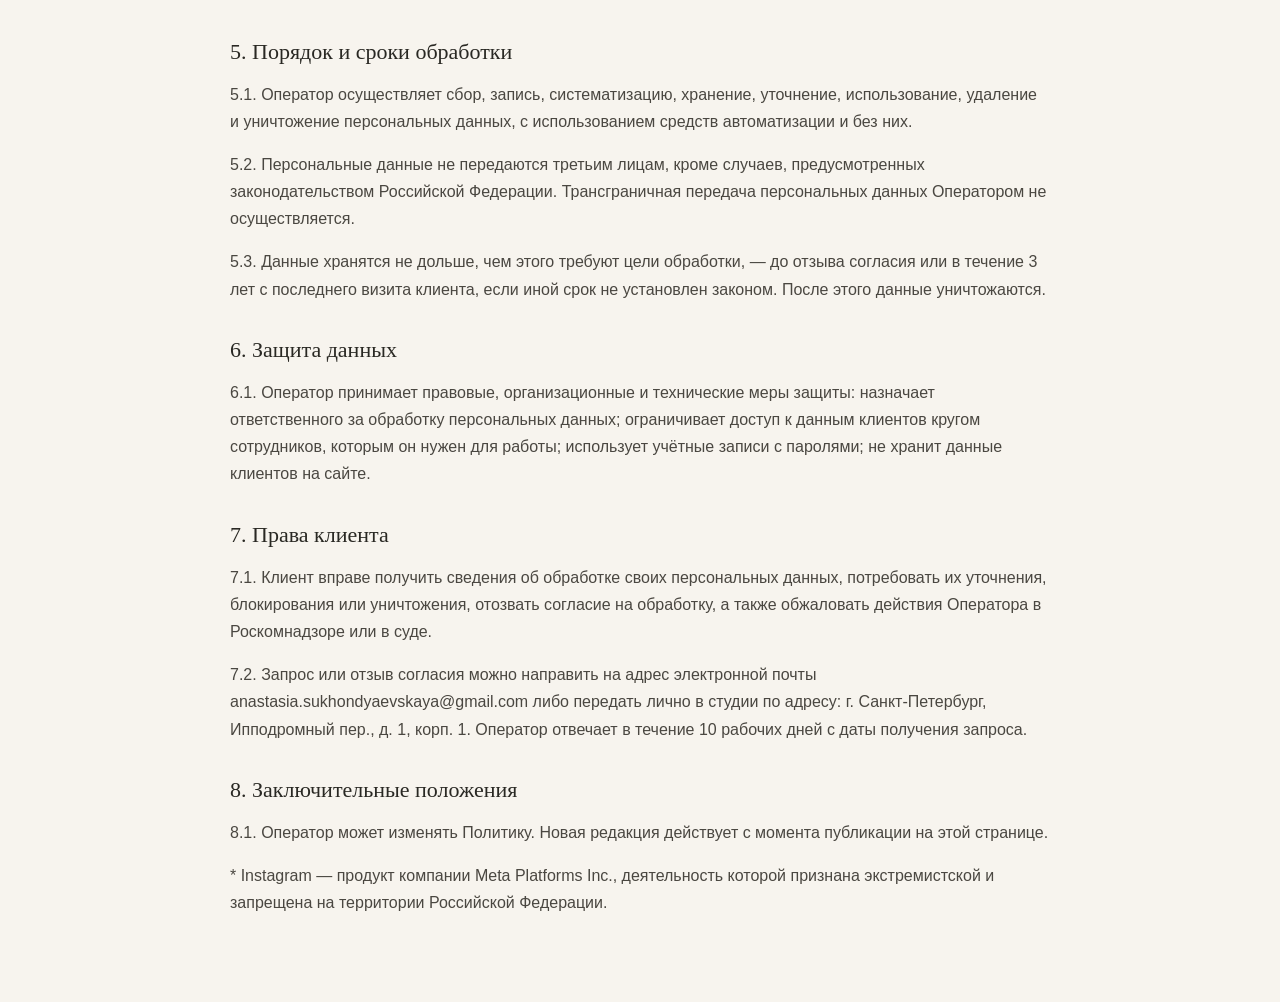
<file: privacy.html>
<!doctype html>
<html lang="ru">
  <head>
    <meta charset="utf-8">
    <meta name="viewport" content="width=device-width, initial-scale=1">
    <meta http-equiv="Content-Security-Policy" content="default-src 'none'; script-src 'self'; style-src 'self'; img-src 'self'; font-src 'self'; connect-src 'none'; frame-src 'none'; object-src 'none'; base-uri 'none'; form-action 'none'">
    <meta name="referrer" content="strict-origin-when-cross-origin">
    <meta name="robots" content="noindex">
    <title>Политика обработки персональных данных — #ровно</title>
    <link rel="icon" href="img/logo.png">
    <link rel="stylesheet" href="css/style.css?v=20261115-15">
  </head>
  <body>
    <main class="wrap policy">
      <a class="policy-back" href="index.html">← На главную</a>
      <h1>Политика в&nbsp;отношении обработки персональных данных</h1>
      <p>Редакция от 15.11.2026</p>

      <h2>1. Общие положения</h2>
      <p>1.1. Политика составлена в соответствии с Федеральным законом от 27.07.2006 № 152-ФЗ «О персональных данных» и определяет порядок обработки персональных данных и меры по их защите в студии маникюра и педикюра «#ровно».</p>
      <p>1.2. Оператор персональных данных: индивидуальный предприниматель Смоквина Анастасия Дмитриевна, ИНН 290217802556, ОГРНИП 323510000025160, место осуществления деятельности: г. Санкт-Петербург, Ипподромный пер., д. 1, корп. 1, адрес электронной почты: anastasia.sukhondyaevskaya@gmail.com, телефон: +7 (921) 334-28-58 (далее — Оператор).</p>
      <p>1.3. Политика опубликована в свободном доступе на сайте Оператора и действует в отношении всех персональных данных, которые Оператор получает от клиентов студии.</p>

      <h2>2. Какие данные обрабатываются</h2>
      <p>2.1. <b>Сайт не собирает персональные данные.</b> На сайте нет форм, личных кабинетов, файлов cookie, счётчиков посещаемости и сторонних скриптов. Сайт не передаёт браузеру посетителя запросы на сторонние серверы, пока посетитель сам не перейдёт по ссылке.</p>
      <p>2.2. Оператор обрабатывает данные клиентов, которые клиент сообщает сам при записи по телефону, в мессенджере или в студии, либо которые поступают Оператору из сервиса онлайн-записи DIKIDI:</p>
      <ul>
        <li>имя;</li>
        <li>номер телефона;</li>
        <li>дата, время и выбранная услуга, мастер;</li>
        <li>история посещений и пожелания к услуге, которые клиент сообщил сам.</li>
      </ul>
      <p>2.3. Оператор не обрабатывает специальные категории персональных данных (о здоровье, убеждениях и т. п.) и биометрические персональные данные.</p>

      <h2>3. Цели и правовые основания</h2>
      <p>3.1. Цели обработки: запись на услуги и напоминание о визите; оказание услуг; связь с клиентом по вопросам записи; рассмотрение обращений и претензий; исполнение требований законодательства.</p>
      <p>3.2. Правовые основания: согласие субъекта персональных данных; заключение и исполнение договора оказания услуг, стороной которого является клиент (п. 1 и 5 ч. 1 ст. 6 Закона № 152-ФЗ).</p>
      <p>3.3. Рекламные и информационные рассылки направляются только при наличии отдельного согласия клиента.</p>

      <h2>4. Сторонние сервисы</h2>
      <p>4.1. Онлайн-запись проходит в сервисе DIKIDI (dikidi.net). Данные, которые клиент указывает при записи, обрабатываются этим сервисом по его собственным правилам и политике конфиденциальности, с которыми клиент знакомится при записи.</p>
      <p>4.2. Ссылки на Instagram*, ВКонтакте, Яндекс Карты и DIKIDI ведут на сторонние сайты. Обработку данных на этих сайтах осуществляют их владельцы.</p>
      <p>4.3. Сайт размещён на сервисе GitHub Pages. При открытии любой страницы в интернете серверы хостинга технически получают IP-адрес и сведения о браузере посетителя. Оператор эти сведения не получает, не хранит и не использует.</p>

      <h2>5. Порядок и сроки обработки</h2>
      <p>5.1. Оператор осуществляет сбор, запись, систематизацию, хранение, уточнение, использование, удаление и уничтожение персональных данных, с использованием средств автоматизации и без них.</p>
      <p>5.2. Персональные данные не передаются третьим лицам, кроме случаев, предусмотренных законодательством Российской Федерации. Трансграничная передача персональных данных Оператором не осуществляется.</p>
      <p>5.3. Данные хранятся не дольше, чем этого требуют цели обработки, — до отзыва согласия или в течение 3 лет с последнего визита клиента, если иной срок не установлен законом. После этого данные уничтожаются.</p>

      <h2>6. Защита данных</h2>
      <p>6.1. Оператор принимает правовые, организационные и технические меры защиты: назначает ответственного за обработку персональных данных; ограничивает доступ к данным клиентов кругом сотрудников, которым он нужен для работы; использует учётные записи с паролями; не хранит данные клиентов на сайте.</p>

      <h2>7. Права клиента</h2>
      <p>7.1. Клиент вправе получить сведения об обработке своих персональных данных, потребовать их уточнения, блокирования или уничтожения, отозвать согласие на обработку, а также обжаловать действия Оператора в Роскомнадзоре или в суде.</p>
      <p>7.2. Запрос или отзыв согласия можно направить на адрес электронной почты anastasia.sukhondyaevskaya@gmail.com либо передать лично в студии по адресу: г. Санкт-Петербург, Ипподромный пер., д. 1, корп. 1. Оператор отвечает в течение 10 рабочих дней с даты получения запроса.</p>

      <h2>8. Заключительные положения</h2>
      <p>8.1. Оператор может изменять Политику. Новая редакция действует с момента публикации на этой странице.</p>
      <p>* Instagram — продукт компании Meta Platforms Inc., деятельность которой признана экстремистской и запрещена на территории Российской Федерации.</p>
    </main>
  </body>
</html>
</file>
<file: css/style.css>
/* Студия «Ровно» — стили лендинга */

/* ---------- Цвета и базовые стили ---------- */
:root {
  --ink: #292823;
  --muted: #77746d;
  --cream: #f7f4ee;
  --paper: #fffefa;
  --rose: #d9b9ad;
  --sage: #8c9784;
  --line: #e8e2d9;
}

* {
  box-sizing: border-box;
}

html {
  scroll-behavior: smooth;
}

body {
  margin: 0;
  background: var(--cream);
  color: var(--ink);
  font-family: Arial,Helvetica,sans-serif;
  line-height: 1.6;
}

a {
  color: inherit;
}

.wrap {
  width: min(1120px,calc(100% - 40px));
  margin: auto;
}

/* ---------- Шапка ---------- */
.top {
  position: sticky;
  top: 0;
  z-index: 5;
  background: #f7f4eedf;
  backdrop-filter: blur(14px);
  border-bottom: 1px solid var(--line);
}

.nav {
  min-height: 72px;
  display: flex;
  align-items: center;
  justify-content: space-between;
  gap: 24px;
}

.brand {
  display: flex;
  align-items: center;
  text-decoration: none;
  flex: 0 0 auto;
}

.brand-logo {
  position: relative;
  display: block;
  width: 176px;
  height: 66px;
  overflow: hidden;
}

.brand-logo img {
  display: block;
  width: 100%;
  height: 100%;
  object-fit: contain;
}

.brand-logo:after {
  content: "";
  position: absolute;
  inset: -20% auto -20% -55%;
  width: 34%;
  transform: skewX(-22deg);
  background: linear-gradient(90deg,transparent,rgba(255,255,255,.05) 20%,rgba(255,255,255,.72) 50%,rgba(255,255,255,.08) 80%,transparent);
  filter: blur(2px);
  animation: logoShine 5.5s ease-in-out infinite;
  pointer-events: none;
}

@keyframes logoShine {
  0%,
  18% {
    left: -55%;
    opacity: 0;
  }

  28% {
    opacity: .9;
  }

  52% {
    left: 125%;
    opacity: 0;
  }

  100% {
    left: 125%;
    opacity: 0;
  }
}

@media(max-width:800px) {
  .brand-logo {
    width: 142px;
    height: 54px;
  }
}

@media(prefers-reduced-motion:reduce) {
  .brand-logo:after {
    animation: none;
    display: none;
  }
}

.links {
  display: flex;
  gap: 22px;
  align-items: center;
  font-size: 13px;
}

.links a {
  text-decoration: none;
  color: var(--muted);
}

.btn {
  display: inline-block;
  background: var(--ink);
  color: white;
  text-decoration: none;
  padding: 13px 22px;
  border-radius: 3px;
  font-size: 13px;
  letter-spacing: .04em;
}

/* ---------- Первый экран ---------- */
.hero {
  padding: 86px 0 74px;
  display: grid;
  grid-template-columns: 1.05fr .95fr;
  gap: 55px;
  align-items: center;
}

.eyebrow {
  text-transform: uppercase;
  letter-spacing: .18em;
  font-size: 11px;
  color: var(--sage);
  font-weight: bold;
}

.hero h1 {
  font: clamp(48px,7vw,82px)/.98 Georgia,serif;
  font-weight: 400;
  margin: 18px 0 24px;
}

.hero p {
  font-size: 18px;
  color: var(--muted);
  max-width: 480px;
}

.hero .photo {
  margin: 0;
  transform: rotate(1.5deg);
}

.hero .photo img {
  height: 470px;
}

.hero-note {
  margin-top: 24px;
  display: flex;
  gap: 20px;
  align-items: center;
  flex-wrap: wrap;
}

.mini {
  font-size: 12px;
  color: var(--muted);
}

/* ---------- Секции и заголовки ---------- */
section {
  padding: 76px 0;
  border-top: 1px solid var(--line);
}

.section-head {
  display: flex;
  justify-content: space-between;
  align-items: end;
  gap: 30px;
  margin-bottom: 34px;
}

.section-head h2 {
  font: clamp(34px,4.5vw,52px)/1.05 Georgia,serif;
  font-weight: 400;
  margin: 8px 0 0;
}

.section-head p {
  max-width: 420px;
  color: var(--muted);
  margin: 0;
}

/* ---------- Карточки ---------- */
.cards {
  display: grid;
  grid-template-columns: repeat(3,1fr);
  gap: 18px;
}

.card {
  background: var(--paper);
  padding: 28px;
  border: 1px solid var(--line);
}

.card .symbol {
  font-size: 24px;
}

.card h3 {
  font: 25px Georgia,serif;
  font-weight: 400;
  margin: 12px 0;
}

.card p,
.card li {
  font-size: 14px;
  color: var(--muted);
}

.card ul {
  padding-left: 18px;
}

.price {
  font: 24px Georgia,serif;
  margin-top: 18px;
  color: var(--ink);
}

/* ---------- Галерея «Наша студия» ---------- */
.gallery {
  display: grid;
  grid-template-columns: repeat(4,1fr);
  gap: 14px;
}

.photo {
  margin: 0;
  background: var(--paper);
  padding: 8px;
  border: 1px solid var(--line);
}

.photo img {
  width: 100%;
  height: 260px;
  object-fit: cover;
  display: block;
}

.photo figcaption {
  font-size: 11px;
  color: var(--muted);
  padding: 9px 4px 3px;
}

/* ---------- Мастера ---------- */
/* Один ряд карточек, листается вбок (пальцем, колесом, стрелками) */
.masters {
  display: flex;
  gap: 14px;
  overflow-x: auto;
  scroll-snap-type: x mandatory;
  scroll-behavior: smooth;
  overscroll-behavior-x: contain;
  -webkit-overflow-scrolling: touch;
  scrollbar-width: none;
  /* место под тень и подъём карточки при наведении */
  padding: 8px 4px 30px;
  margin: -8px -4px -16px;
}

.masters::-webkit-scrollbar {
  display: none;
}

/* Широкая прямоугольная карточка: фото на всю высоту слева, текст справа */
.master {
  flex: 0 0 540px;
  scroll-snap-align: start;
  display: grid;
  grid-template-columns: 200px 1fr;
  grid-template-rows: auto 1fr;
  min-height: 280px;
  background: var(--paper);
  border: 1px solid var(--line);
  box-shadow: 0 12px 30px rgba(45, 39, 32, .06);
  overflow: hidden;
  transition: box-shadow .3s, transform .3s;
}

.master:hover {
  transform: translateY(-3px);
  box-shadow: 0 18px 40px rgba(45, 39, 32, .1);
}

/* Фото и текст становятся ячейками сетки карточки */
.master-head {
  display: contents;
}

.master-photo {
  grid-column: 1;
  grid-row: 1 / 3;
  display: grid;
  place-items: center;
  overflow: hidden;
  background: linear-gradient(160deg, #efe6dd, #e2d4c8);
  color: #a8968a;
  font: 72px Georgia, serif;
}

.master-photo img {
  width: 100%;
  height: 100%;
  object-fit: cover;
  transition: transform .6s;
}

.master:hover .master-photo img {
  transform: scale(1.04);
}

.master-head > div:not(.master-photo) {
  grid-column: 2;
  min-width: 0;
  padding: 26px 26px 0;
}

.master h3 {
  font: 30px/1.1 Georgia, serif;
  font-weight: 400;
  margin: 0;
}

.role {
  margin: 8px 0 16px;
  font-size: 10.5px;
  letter-spacing: .12em;
  text-transform: uppercase;
  color: var(--sage);
}

.master-price {
  font: 28px/1.1 Georgia, serif;
  color: var(--ink);
  padding-bottom: 14px;
  border-bottom: 1px solid var(--line);
}

.master-price span {
  display: block;
  margin-top: 6px;
  font: 12px Arial, Helvetica, sans-serif;
  color: var(--muted);
}

/* Список услуг с тонкими розовыми тире */
.master ul {
  grid-column: 2;
  list-style: none;
  margin: 0;
  padding: 14px 26px 26px;
  color: var(--muted);
  font-size: 13.5px;
  line-height: 1.5;
}

.master li {
  position: relative;
  padding-left: 18px;
  margin-top: 4px;
}

.master li::before {
  content: "";
  position: absolute;
  left: 0;
  top: .75em;
  width: 9px;
  height: 1px;
  background: var(--rose);
}

/* ---------- О студии ---------- */



.about {
  display: grid;
  grid-template-columns: 1fr 1fr;
  gap: 50px;
}

.about h2 {
  font: 44px Georgia,serif;
  font-weight: 400;
  margin: 0;
}

.about p,
.about li {
  color: var(--muted);
}

/* ---------- Контакты и карта ---------- */
.contact {
  display: grid;
  grid-template-columns: .8fr 1.2fr;
  gap: 28px;
}

.contact-box {
  background: var(--paper);
  padding: 30px;
  border: 1px solid var(--line);
}

.contact-box h3 {
  font: 27px Georgia,serif;
  font-weight: 400;
  margin: 0 0 18px;
}

.contact-box p {
  color: var(--muted);
}

.phone {
  font: 26px Georgia,serif;
  text-decoration: none;
}

.map {
  width: 100%;
  height: 370px;
  border: 0;
  display: block;
}

/* ---------- Подвал ---------- */
.footer {
  padding: 30px 0;
  color: var(--muted);
  font-size: 12px;
  display: flex;
  justify-content: space-between;
  gap: 20px;
}

.social-area {
  display: flex;
  align-items: center;
  gap: 12px;
  flex-wrap: wrap;
}

.social-title {
  font: 18px Georgia,serif;
  color: var(--ink);
  margin-right: 5px;
}

.social-link {
  display: inline-flex;
  align-items: center;
  gap: 9px;
  padding: 10px 15px;
  border: 1px solid #d9cec3;
  border-radius: 30px;
  text-decoration: none;
  color: var(--ink);
  font-size: 12px;
  letter-spacing: .04em;
  background: #fffefa;
  transition: background .25s,border-color .25s,transform .25s;
}

.social-link:hover {
  background: #eee5de;
  border-color: #bda99b;
  transform: translateY(-2px);
}

.social-icon {
  width: 23px;
  height: 23px;
  border-radius: 50%;
  display: inline-grid;
  place-items: center;
  background: #e9ded6;
  color: #514740;
  font-weight: bold;
  font-size: 13px;
}

.footer-social {
  padding: 26px 0 12px;
  border-top: 1px solid var(--line);
  display: flex;
  align-items: center;
  justify-content: space-between;
  gap: 22px;
  flex-wrap: wrap;
}


@media(max-width:600px) {
  .footer-social {
    align-items: flex-start;
    flex-direction: column;
  }

  .social-area {
    gap: 8px;
  }

  .social-link {
    padding: 9px 13px;
  }
}

/* ---------- Теги ---------- */
.tag {
  display: inline-block;
  border: 1px solid #d5c9bb;
  padding: 6px 10px;
  border-radius: 30px;
  font-size: 11px;
  color: var(--muted);
  margin: 4px 4px 0 0;
}

@media(max-width:800px) {
  .links {
    display: none;
  }

  .hero,
  .about,
  .contact {
    grid-template-columns: 1fr;
  }

  .hero {
    padding: 55px 0;
  }

  .hero .photo img {
    height: 360px;
  }

  .cards,
  .masters {
    grid-template-columns: 1fr;
  }

  .gallery {
    grid-template-columns: repeat(2,1fr);
  }

  .photo img {
    height: 220px;
  }

  .section-head {
    display: block;
  }

  .section-head p {
    margin-top: 12px;
  }


  .footer {
    display: block;
  }

  .footer span {
    display: block;
    margin-top: 8px;
  }
}

/* ---------- Услуги и стоимость ---------- */
.cards .card h3 {
  margin-top: 0;
}

.cards .price {
  margin-top: 12px;
}

.offer {
  display: grid;
  grid-template-columns: 1fr 1fr;
  gap: 18px;
  margin-top: 18px;
}

.offer .card h3 {
  margin-top: 0;
}

.service-cta {
  margin-top: 26px;
}

@media (max-width: 800px) {
  .offer {
    grid-template-columns: 1fr;
  }
}

/* ---------- Hero с фоном ---------- */
.hero-bg {
  position: relative;
  background: #1f1c18 url(../img/hero-2.jpg) center 45%/cover no-repeat;
  background: #1f1c18 image-set(url(../img/hero-2.webp) type("image/webp"), url(../img/hero-2.jpg) type("image/jpeg")) center 45%/cover no-repeat;
  color: #fff;
}

.hero-bg:before {
  content: "";
  position: absolute;
  inset: 0;
  background: linear-gradient(90deg,rgba(24,21,18,.86) 0%,rgba(24,21,18,.72) 50%,rgba(24,21,18,.42) 100%);
}

.hero-bg .hero {
  position: relative;
  grid-template-columns: 1fr;
  padding: 110px 0 100px;
}

.hero-bg .eyebrow {
  color: #e9dccf;
}

.hero-bg .hero p,
.hero-bg .mini {
  color: rgba(255,255,255,.9);
}

.hero-bg .hero h1 {
  margin: 18px 0 26px;
}

/* Строки описания не переносятся на компьютере */
.hero-bg .hero p {
  max-width: none;
}

.concept {
  list-style: none;
  padding: 0;
  margin: 0 0 26px;
  display: flex;
  flex-wrap: wrap;
  gap: 10px;
}

.concept li {
  border: 1px solid rgba(255,255,255,.55);
  background: rgba(24,21,18,.45);
  border-radius: 30px;
  padding: 8px 16px;
  font-size: 14px;
  color: #fff;
}

.hero-bg .btn {
  background: #fff;
  color: var(--ink);
}

@media(max-width:800px) {
  .hero-bg:before {
    background: rgba(24,21,18,.74);
  }

  .hero-bg .hero {
    padding: 64px 0;
  }
}

/* ---------- Кнопка «Показать ещё» ---------- */
.service-more {
  margin-top: 14px;
  background: none;
  border: 1px solid #e7d8d2;
  color: #8f6b62;
  border-radius: 30px;
  padding: 9px 18px;
  font: inherit;
  font-size: 13px;
  cursor: pointer;
  transition: .2s;
}

.service-more:hover,
.service-more:focus-visible {
  background: var(--ink);
  border-color: var(--ink);
  color: #fff;
}

/* ---------- Альбом работ + lightbox ---------- */
.works {
  display: grid;
  grid-template-columns: repeat(4,1fr);
  gap: 14px;
}

.works button {
  display: block;
  width: 100%;
  padding: 8px;
  margin: 0;
  border: 1px solid var(--line);
  background: var(--paper);
  cursor: zoom-in;
}

.works img {
  width: 100%;
  height: 260px;
  object-fit: cover;
  display: block;
}

.works.is-collapsed button:nth-child(n+13) {
  display: none;
}

.lb {
  position: fixed;
  inset: 0;
  z-index: 50;
  background: rgba(20,18,15,.92);
  display: flex;
  align-items: center;
  justify-content: center;
  padding: 50px 60px;
}

.lb[hidden] {
  display: none;
}

.lb img {
  max-width: 100%;
  max-height: 100%;
  object-fit: contain;
  box-shadow: 0 10px 40px rgba(0,0,0,.4);
}

.lb button {
  position: absolute;
  background: rgba(255,255,255,.12);
  color: #fff;
  border: 0;
  border-radius: 50%;
  width: 46px;
  height: 46px;
  font-size: 24px;
  line-height: 1;
  cursor: pointer;
}

.lb button:hover,
.lb button:focus-visible {
  background: rgba(255,255,255,.3);
}

.lb-close {
  top: 14px;
  right: 14px;
}

.lb-prev {
  left: 10px;
  top: 50%;
  transform: translateY(-50%);
}

.lb-next {
  right: 10px;
  top: 50%;
  transform: translateY(-50%);
}

@media(max-width:800px) {
  .works {
    grid-template-columns: repeat(2,1fr);
  }

  .works img {
    height: 220px;
  }

  .lb {
    padding: 60px 8px;
  }

  .lb-prev,
  .lb-next {
    top: auto;
    bottom: 10px;
    transform: none;
  }
}

.master .meta {
  font-size: 13px;
  color: var(--muted);
  margin-top: 10px;
}

/* ---------- Мобильная адаптация ---------- */
html {
  -webkit-text-size-adjust: 100%;
}

section,
#home {
  scroll-margin-top: 80px;
}

@media(max-width:800px) {
  .nav {
    min-height: 0;
    flex-wrap: wrap;
    gap: 6px 12px;
    padding: 8px 0 0;
  }

  .links {
    display: flex;
    order: 3;
    width: calc(100% + 40px);
    margin: 0 -20px;
    padding: 0 20px;
    gap: 4px;
    overflow-x: auto;
    -webkit-overflow-scrolling: touch;
    scrollbar-width: none;
    border-top: 1px solid var(--line);
  }

  .links::-webkit-scrollbar {
    display: none;
  }

  .links a {
    flex: 0 0 auto;
    padding: 11px 10px;
    font-size: 13px;
    white-space: nowrap;
  }

  .top .btn {
    padding: 12px 16px;
  }

  section,
  #home {
    scroll-margin-top: 118px;
  }

  section {
    padding: 52px 0;
  }

  .section-head {
    margin-bottom: 24px;
  }

  .map {
    height: 300px;
  }

  .contact-box {
    padding: 24px 20px;
  }

  .lb img {
    max-height: calc(100vh - 140px);
  }
}

@media(max-width:380px) {
  .wrap {
    width: calc(100% - 32px);
  }

  .links {
    width: calc(100% + 32px);
    margin: 0 -16px;
    padding: 0 16px;
  }

  .brand-logo {
    width: 124px;
    height: 48px;
  }

  .hero-bg .hero h1 {
    font-size: 44px;
  }

  .concept li {
    font-size: 13px;
    padding: 7px 13px;
  }


  .works,
  .gallery {
    gap: 10px;
  }

  .works button,
  .photo {
    padding: 5px;
  }
}

/* ---------- Соцсети в шапке ---------- */
.head-actions {
  display: flex;
  align-items: center;
  gap: 10px;
}

.head-social {
  display: flex;
  gap: 6px;
}

.head-soc {
  display: grid;
  place-items: center;
  width: 40px;
  height: 40px;
  border-radius: 50%;
  border: 1px solid var(--line);
  background: #fffefa;
  transition: background .2s,transform .2s;
}

.head-soc:hover,
.head-soc:focus-visible {
  background: #eee5de;
  transform: translateY(-1px);
}

.head-soc img {
  width: 22px;
  height: 22px;
  display: block;
}

@media(max-width:380px) {
  .nav {
    gap: 6px 8px;
  }

  .brand-logo {
    width: 100px;
    height: 40px;
  }

  .head-soc {
    width: 34px;
    height: 34px;
  }

  .head-soc img {
    width: 19px;
    height: 19px;
  }

  .head-social {
    gap: 4px;
  }

  .head-actions {
    gap: 6px;
  }

  .top .btn {
    padding: 10px 10px;
    font-size: 12px;
    letter-spacing: .02em;
  }
}

/* ---------- Компактный альбом ---------- */
.works {
  grid-template-columns: repeat(6,1fr);
  gap: 8px;
}

.works button {
  padding: 0;
  border: 0;
  border-radius: 10px;
  overflow: hidden;
  aspect-ratio: 1;
  background: var(--line);
}

.works img {
  height: 100%;
  transition: transform .3s;
}

.works button:hover img {
  transform: scale(1.04);
}

.works button:focus-visible {
  outline: 2px solid var(--ink);
  outline-offset: 2px;
}

.works.is-collapsed button:nth-child(n+7) {
  display: none;
}

@media(max-width:800px) {
  .works {
    grid-template-columns: repeat(3,1fr);
    gap: 6px;
  }

  .works img {
    height: 100%;
  }

  .works button {
    border-radius: 8px;
  }
}

@media(max-width:380px) {
  .works button {
    padding: 0;
  }
}

/* ---------- Фоновые анимации ----------
   Медленные и едва заметные, только на фоне.
   При «Уменьшить движение» в настройках системы отключаются. */

/* 1. Фото первого экрана медленно «дышит» (приближение за 40 с) */
.hero-bg {
  overflow: hidden;
  isolation: isolate;
  background-image: none;
}

.hero-bg::after {
  content: "";
  position: absolute;
  inset: 0;
  z-index: -2;
  background: url(../img/hero-2.jpg) center 45% / cover no-repeat;
  background: image-set(url(../img/hero-2.webp) type("image/webp"), url(../img/hero-2.jpg) type("image/jpeg")) center 45% / cover no-repeat;
  animation: hero-drift 40s ease-in-out infinite alternate;
}

.hero-bg::before {
  z-index: -1;
}

@keyframes hero-drift {
  from {
    transform: scale(1);
  }
  to {
    transform: scale(1.07) translate(-1%, -1%);
  }
}

/* 2. Мягкие цветные пятна, плывущие за всей страницей */
body::before {
  content: "";
  position: fixed;
  inset: -20%;
  z-index: -1;
  pointer-events: none;
  background:
    radial-gradient(circle at 20% 25%, rgba(217, 185, 173, .28), transparent 32%),
    radial-gradient(circle at 80% 70%, rgba(140, 151, 132, .18), transparent 30%),
    radial-gradient(circle at 60% 15%, rgba(199, 182, 160, .18), transparent 28%);
  animation: glow-float 60s ease-in-out infinite alternate;
}

@keyframes glow-float {
  from {
    transform: translate(0, 0) rotate(0deg);
  }
  to {
    transform: translate(4%, -3%) rotate(8deg);
  }
}

@media (prefers-reduced-motion: reduce) {
  .hero-bg::after,
  body::before,
  .design-photos {
    animation: none;
  }
}

/* ---------- Шапка на телефоне ----------
   Видна вверху страницы и при прокрутке вверх,
   при прокрутке вниз уезжает (класс .is-hidden ставит js/main.js). */
@media (max-width: 800px) {
  .top {
    transition: transform .3s ease;
  }

  .top.is-hidden {
    transform: translateY(-100%);
  }
}

/* ---------- Фото студии: увеличение по клику ---------- */
.gallery .photo {
  display: block;
  width: 100%;
  font: inherit;
  cursor: zoom-in;
}

.gallery .photo img {
  transition: transform .3s;
}

.gallery .photo:hover img {
  transform: scale(1.02);
}

.gallery .photo:focus-visible {
  outline: 2px solid var(--ink);
  outline-offset: 2px;
}

/* ---------- Плашки дизайнов: аквариумные, трендовые, усатые френчи ---------- */
.designs-list {
  display: grid;
  gap: 18px;
}

.design {
  position: relative;
  isolation: isolate;
  overflow: hidden;
  display: grid;
  grid-template-columns: 1fr auto;
  gap: 30px;
  align-items: center;
  padding: 45px;
  border-radius: 4px;
  color: #fff;
  background: linear-gradient(120deg, #3b322d, #6b5449);  /* пока нет фото */
}

/* Фото на фоне: одно или несколько, рядом друг с другом */
.design-photos {
  position: absolute;
  inset: 0;
  z-index: -2;
  display: flex;
  animation: design-drift 30s ease-in-out infinite alternate;
}

.design-photos img {
  flex: 1;
  min-width: 0;
  height: 100%;
  object-fit: cover;
}

/* Затемнение, чтобы текст читался */
.design::before {
  content: "";
  position: absolute;
  inset: 0;
  z-index: -1;
  background: linear-gradient(90deg, rgba(24, 21, 18, .85) 0%, rgba(24, 21, 18, .65) 55%, rgba(24, 21, 18, .35) 100%);
}

.design h2 {
  font: 36px Georgia, serif;
  font-weight: 400;
  margin: 0 0 10px;
}

.design p {
  margin: 0;
  max-width: 700px;
  color: rgba(255, 255, 255, .88);
}

.design .btn {
  background: #fff;
  color: var(--ink);
}

@keyframes design-drift {
  from {
    transform: scale(1);
  }
  to {
    transform: scale(1.06);
  }
}

@media (max-width: 800px) {
  .design {
    grid-template-columns: 1fr;
    padding: 30px 22px;
  }

  .design::before {
    background: rgba(24, 21, 18, .72);
  }

  .design h2 {
    font-size: 28px;
  }
}

/* ---------- Мастера: прокрутка ряда ---------- */
/* Стрелки прокрутки */
.masters-nav {
  display: flex;
  justify-content: flex-end;
  gap: 8px;
  margin-top: 14px;
}

.masters-nav button {
  width: 40px;
  height: 40px;
  border-radius: 50%;
  border: 1px solid #e7d8d2;
  background: var(--paper);
  color: var(--ink);
  font: 22px/1 Georgia, serif;
  cursor: pointer;
  transition: background .2s, color .2s, opacity .2s;
}

.masters-nav button:hover,
.masters-nav button:focus-visible {
  background: var(--ink);
  color: #fff;
}

.masters-nav button:disabled {
  opacity: .35;
  cursor: default;
  background: var(--paper);
  color: var(--ink);
}

/* Планшет: карточка чуть уже */
@media (max-width: 1024px) {
  .master {
    flex-basis: 480px;
    grid-template-columns: 170px 1fr;
  }
}

/* Телефон: вертикальная карточка — фото сверху, текст снизу; следующая выглядывает сбоку */
@media (max-width: 800px) {
  .masters {
    gap: 12px;
  }

  .master {
    flex-basis: 82%;
    grid-template-columns: 1fr;
    grid-template-rows: auto auto 1fr;
    min-height: 0;
    border-radius: 14px;
  }

  .master:hover {
    transform: none;
  }

  /* Фото целиком (как на компьютере), но меньше — портрет в рамке по центру */
  .master-photo {
    grid-column: 1;
    grid-row: 1;
    height: auto;
    padding: 22px 0 4px;
    background: linear-gradient(180deg, #f1e8df, var(--paper));
    font-size: 64px;
  }

  .master-photo img {
    width: 168px;
    height: auto;
    aspect-ratio: 4 / 5;
    object-fit: cover;
    border-radius: 12px;
    box-shadow: 0 10px 24px rgba(45, 39, 32, .16);
  }

  .master-head > div:not(.master-photo) {
    grid-column: 1;
    grid-row: 2;
    padding: 18px 20px 0;
  }

  .master h3 {
    font-size: 26px;
  }

  .role {
    margin: 6px 0 12px;
    font-size: 10px;
  }

  .master-price {
    font-size: 24px;
    padding-bottom: 12px;
  }

  .master-price span {
    font-size: 12px;
  }

  .master ul {
    grid-column: 1;
    grid-row: 3;
    padding: 12px 20px 20px;
    font-size: 13.5px;
  }
}

@media (max-width: 380px) {
  .master {
    flex-basis: 86%;
  }

  .master-photo img {
    width: 150px;
  }
}

/* ---------- Карта по высоте блока контактов (компьютер) ---------- */
@media (min-width: 801px) {
  .map {
    height: auto;
    min-height: 370px;
    align-self: stretch;
  }
}

/* ---------- Отзывы ---------- */
.rating {
  display: flex;
  align-items: center;
  gap: 18px;
  margin-bottom: 26px;
}

.rating-score {
  font: 64px/1 Georgia, serif;
  color: var(--ink);
}

.rating-stars {
  color: #c99a6b;
  font-size: 22px;
  letter-spacing: 3px;
}

.rating-count {
  font-size: 13px;
  color: var(--muted);
}


@media (max-width: 800px) {
  .rating-score {
    font-size: 52px;
  }
}

/* ---------- Рейтинги: DIKIDI и Яндекс Карты ---------- */
.ratings {
  display: grid;
  grid-template-columns: repeat(2, 1fr);
  gap: 18px;
}

.rating-card {
  background: var(--paper);
  border-top: 3px solid var(--rose);
  padding: 28px;
}

.rating-card:nth-child(2) {
  border-color: var(--sage);
}

.rating-source {
  text-transform: uppercase;
  letter-spacing: .18em;
  font-size: 11px;
  font-weight: bold;
  color: var(--sage);
  margin-bottom: 14px;
}

.rating-card .rating {
  margin-bottom: 22px;
}

@media (max-width: 800px) {
  .ratings {
    grid-template-columns: 1fr;
  }

  .rating-card {
    padding: 24px 20px;
  }
}

/* ---------- Шапка на планшетах и телефонах (до 1024 px) ----------
   Логотип и кнопки в первой строке, меню — второй строкой с прокруткой вбок. */
@media (max-width: 1024px) {
  .nav {
    display: grid;
    grid-template-columns: auto 1fr;
    align-items: center;
    gap: 6px 12px;
    min-height: 0;
    padding: 8px 0 0;
  }

  .head-actions {
    grid-row: 1;
    grid-column: 2;
    justify-self: end;
  }

  .links {
    grid-row: 2;
    grid-column: 1 / -1;
    display: flex;
    width: calc(100% + 40px);
    margin: 0 -20px;
    padding: 0 20px;
    gap: 4px;
    overflow-x: auto;
    -webkit-overflow-scrolling: touch;
    scrollbar-width: none;
    border-top: 1px solid var(--line);
  }

  .links::-webkit-scrollbar {
    display: none;
  }

  .links a {
    flex: 0 0 auto;
    padding: 11px 10px;
    font-size: 13px;
    white-space: nowrap;
  }

  section,
  #home {
    scroll-margin-top: 118px;
  }
}

/* Планшет: меню по центру */
@media (min-width: 801px) and (max-width: 1024px) {
  .links {
    justify-content: center;
  }
}

/* Телефон: компактные логотип, иконки и кнопка — всё в одну строку */
@media (max-width: 800px) {
  .brand-logo {
    width: clamp(92px, 30vw, 142px);
    height: auto;
    aspect-ratio: 176 / 66;
  }

  .head-social {
    gap: 4px;
  }

  .head-actions {
    gap: 6px;
  }

  .head-soc {
    width: 36px;
    height: 36px;
  }

  .head-soc img {
    width: 20px;
    height: 20px;
  }

  .top .btn {
    padding: 10px 12px;
    font-size: 12px;
    letter-spacing: .02em;
  }
}

@media (max-width: 380px) {
  .brand-logo {
    width: 84px;
    height: auto;
  }

  /* на узких экранах поля страницы 16 px, а не 20 px */
  .links {
    width: calc(100% + 32px);
    margin: 0 -16px;
    padding: 0 16px;
  }

  .head-soc {
    width: 32px;
    height: 32px;
  }

  .head-soc img {
    width: 18px;
    height: 18px;
  }

  .top .btn {
    padding: 9px 9px;
    font-size: 11.5px;
  }
}

/* Очень широкие экраны: чуть шире контент и крупнее первый экран */
@media (min-width: 1800px) {
  .wrap {
    width: min(1320px, calc(100% - 80px));
  }

  .hero-bg .hero {
    padding: 150px 0 140px;
  }
}

/* ---------- Разные кнопки на плашках дизайнов ---------- */
.design .btn-rose {
  background: var(--rose);
  color: var(--ink);
}

.design .btn-ghost {
  background: transparent;
  color: #fff;
  box-shadow: inset 0 0 0 1px rgba(255, 255, 255, .85);
}

.design .btn {
  white-space: nowrap;
  transition: transform .25s, background .25s;
}

.design .btn:hover {
  transform: translateY(-2px);
}

.design .btn-ghost:hover {
  background: rgba(255, 255, 255, .14);
}

/* ---------- Карта в стиле Яндекс Карт ---------- */
.ymap {
  display: flex;
  flex-direction: column;
  border-radius: 16px;
  overflow: hidden;
  background: #fff;
  box-shadow: 0 2px 6px rgba(0, 0, 0, .1), 0 14px 34px rgba(45, 39, 32, .1);
  font-family: Arial, Helvetica, sans-serif;
}

.ymap-view {
  position: relative;
  flex: 1;
  display: block;
  min-height: 330px;
  overflow: hidden;
  background: #f2efe9;
}

.ymap-view img {
  position: absolute;
  inset: 0;
  width: 100%;
  height: 100%;
  object-fit: cover;
  transition: transform .6s ease;
}

.ymap-view:hover img {
  transform: scale(1.03);
}

.ymap-hint {
  position: absolute;
  top: 12px;
  left: 12px;
  padding: 8px 12px;
  border-radius: 10px;
  background: #fff;
  color: #000;
  font-size: 13px;
  font-weight: bold;
  box-shadow: 0 2px 8px rgba(0, 0, 0, .15);
}

.ymap-bar {
  display: flex;
  align-items: center;
  gap: 10px;
  padding: 12px 14px;
  border-top: 1px solid #eee;
}

.ymap-pin {
  width: 30px;
  height: 30px;
  flex: none;
}

.ymap-info {
  flex: 1;
  min-width: 0;
  line-height: 1.3;
}

.ymap-info b {
  display: block;
  font-size: 15px;
  color: #000;
}

.ymap-info > span {
  font-size: 13px;
  color: #808080;
}

.ymap-star {
  color: #fc0;
}

.ymap-btn {
  flex: none;
  padding: 10px 14px;
  border-radius: 10px;
  background: #f2f2f2;
  color: #000;
  font-size: 14px;
  font-weight: bold;
  text-decoration: none;
  transition: background .2s;
}

.ymap-btn:hover {
  background: #e6e6e6;
}

.ymap-route {
  background: #fc0;
}

.ymap-route:hover {
  background: #f5c400;
}

@media (max-width: 800px) {
  .ymap-view {
    flex: none;
    min-height: 0;
    height: 300px;
  }

  .ymap-bar {
    flex-wrap: wrap;
  }

  .ymap-info {
    flex-basis: calc(100% - 40px);
  }

  .ymap-btn {
    flex: 1;
    text-align: center;
  }
}

/* ---------- Кнопки на плашках дизайнов: эффект liquid glass ----------
   Полупрозрачное стекло: размытие фото под кнопкой, светлая кромка,
   блик сверху и мягкий отблеск, который медленно проходит по кнопке. */
.design .btn {
  position: relative;
  overflow: hidden;
  isolation: isolate;
  border-radius: 999px;
  padding: 14px 28px;
  color: #fff;
  border: 1px solid rgba(255, 255, 255, .45);
  -webkit-backdrop-filter: blur(14px) saturate(180%);
  backdrop-filter: blur(14px) saturate(180%);
  box-shadow:
    inset 0 1px 0 rgba(255, 255, 255, .75),
    inset 0 -1px 0 rgba(255, 255, 255, .15),
    inset 0 0 18px rgba(255, 255, 255, .12),
    0 8px 24px rgba(0, 0, 0, .25);
  text-shadow: 0 1px 2px rgba(0, 0, 0, .3);
}

/* Блик сверху и бегущий отблеск */
.design .btn::before {
  content: "";
  position: absolute;
  inset: 0;
  z-index: -1;
  border-radius: inherit;
  pointer-events: none;
  background:
    linear-gradient(180deg, rgba(255, 255, 255, .38), rgba(255, 255, 255, 0) 55%),
    linear-gradient(110deg, transparent 35%, rgba(255, 255, 255, .35) 50%, transparent 65%);
  background-size: 100% 100%, 260% 100%;
  animation: glass-sheen 7s ease-in-out infinite;
}

@keyframes glass-sheen {
  0%, 100% { background-position: 0 0, 130% 0; }
  50% { background-position: 0 0, -30% 0; }
}

.design .btn-light {
  background: rgba(255, 255, 255, .22);
}

.design .btn-rose {
  background: rgba(217, 185, 173, .38);
}

.design .btn-ghost {
  background: rgba(255, 255, 255, .08);
}

.design .btn:hover {
  transform: translateY(-2px) scale(1.02);
  background-color: rgba(255, 255, 255, .3);
}

@media (prefers-reduced-motion: reduce) {
  .design .btn::before {
    animation: none;
  }
}

/* ---------- Подвал: правовая информация ---------- */
.legal {
  margin-top: 40px;
  padding: 44px 0 30px;
  background: var(--ink);
  color: rgba(255, 255, 255, .72);
  font-size: 13px;
  line-height: 1.65;
}

.legal a {
  color: #fff;
}

.legal-grid {
  display: grid;
  grid-template-columns: 1.2fr 1fr 1fr;
  gap: 28px;
}

.legal-title {
  font: 20px Georgia, serif;
  color: #fff;
  margin-bottom: 10px;
}

.legal p {
  margin: 0;
}

.legal-note {
  margin-top: 28px;
  padding-top: 20px;
  border-top: 1px solid rgba(255, 255, 255, .14);
  font-size: 12px;
  color: rgba(255, 255, 255, .5);
}

.legal-note p + p {
  margin-top: 8px;
}

@media (max-width: 800px) {
  .legal-grid {
    grid-template-columns: 1fr;
    gap: 16px;
  }
}

/* ---------- Страница политики ---------- */
.policy {
  max-width: 820px;
  padding: 50px 0 70px;
}

.policy h1 {
  font: 38px/1.15 Georgia, serif;
  font-weight: 400;
  margin: 0 0 8px;
}

.policy h2 {
  font: 22px Georgia, serif;
  font-weight: 400;
  margin: 34px 0 10px;
}

.policy p,
.policy li {
  color: #4a4741;
  line-height: 1.7;
}

.policy-back {
  display: inline-block;
  margin-bottom: 26px;
  color: var(--muted);
}

@media (max-width: 800px) {
  .policy h1 {
    font-size: 30px;
  }
}

/* Знак рубля: в шрифтах с засечками на Android его нет — берём системный шрифт */
.rub {
  font-family: Roboto, "Segoe UI", Arial, Helvetica, sans-serif;
  font-style: normal;
  font-weight: 400;
}

/* ---------- <picture> не должен влиять на раскладку ---------- */
picture {
  display: contents;
}

/* ---------- О студии — текст на первом экране ---------- */
.hero-eyebrow {
  font-weight: 400;
  margin: 0 0 14px;
}

.hero-about {
  max-width: 620px;
  margin: 26px 0 30px;
}

.hero-about p {
  margin: 0 0 12px;
  line-height: 1.65;
  opacity: .9;
}

.hero-about .hero-lead {
  font: 22px/1.4 Georgia, serif;
  opacity: 1;
}

@media (max-width: 800px) {
  .hero-about {
    margin: 20px 0 24px;
  }

  .hero-about .hero-lead {
    font-size: 19px;
  }

  .hero-about p {
    font-size: 15px;
  }
}

/* ---------- Частые вопросы ---------- */
.faq {
  display: grid;
  gap: 10px;
}

.faq-item {
  background: var(--paper);
  border: 1px solid var(--line);
  border-radius: 10px;
  padding: 0 22px;
}

.faq-item summary {
  list-style: none;
  cursor: pointer;
  display: flex;
  justify-content: space-between;
  align-items: center;
  gap: 16px;
  padding: 18px 0;
}

.faq-item summary::-webkit-details-marker {
  display: none;
}

.faq-item summary::after {
  content: "+";
  font: 24px/1 Georgia, serif;
  color: var(--rose);
  transition: transform .25s;
}

.faq-item[open] summary::after {
  transform: rotate(45deg);
}

.faq-item h3 {
  font: 19px/1.3 Georgia, serif;
  font-weight: 400;
  margin: 0;
}

.faq-item p {
  margin: 0 0 18px;
  color: var(--muted);
  line-height: 1.7;
}

@media (max-width: 800px) {
  .faq-item {
    padding: 0 16px;
  }

  .faq-item h3 {
    font-size: 17px;
  }
}
</file>
